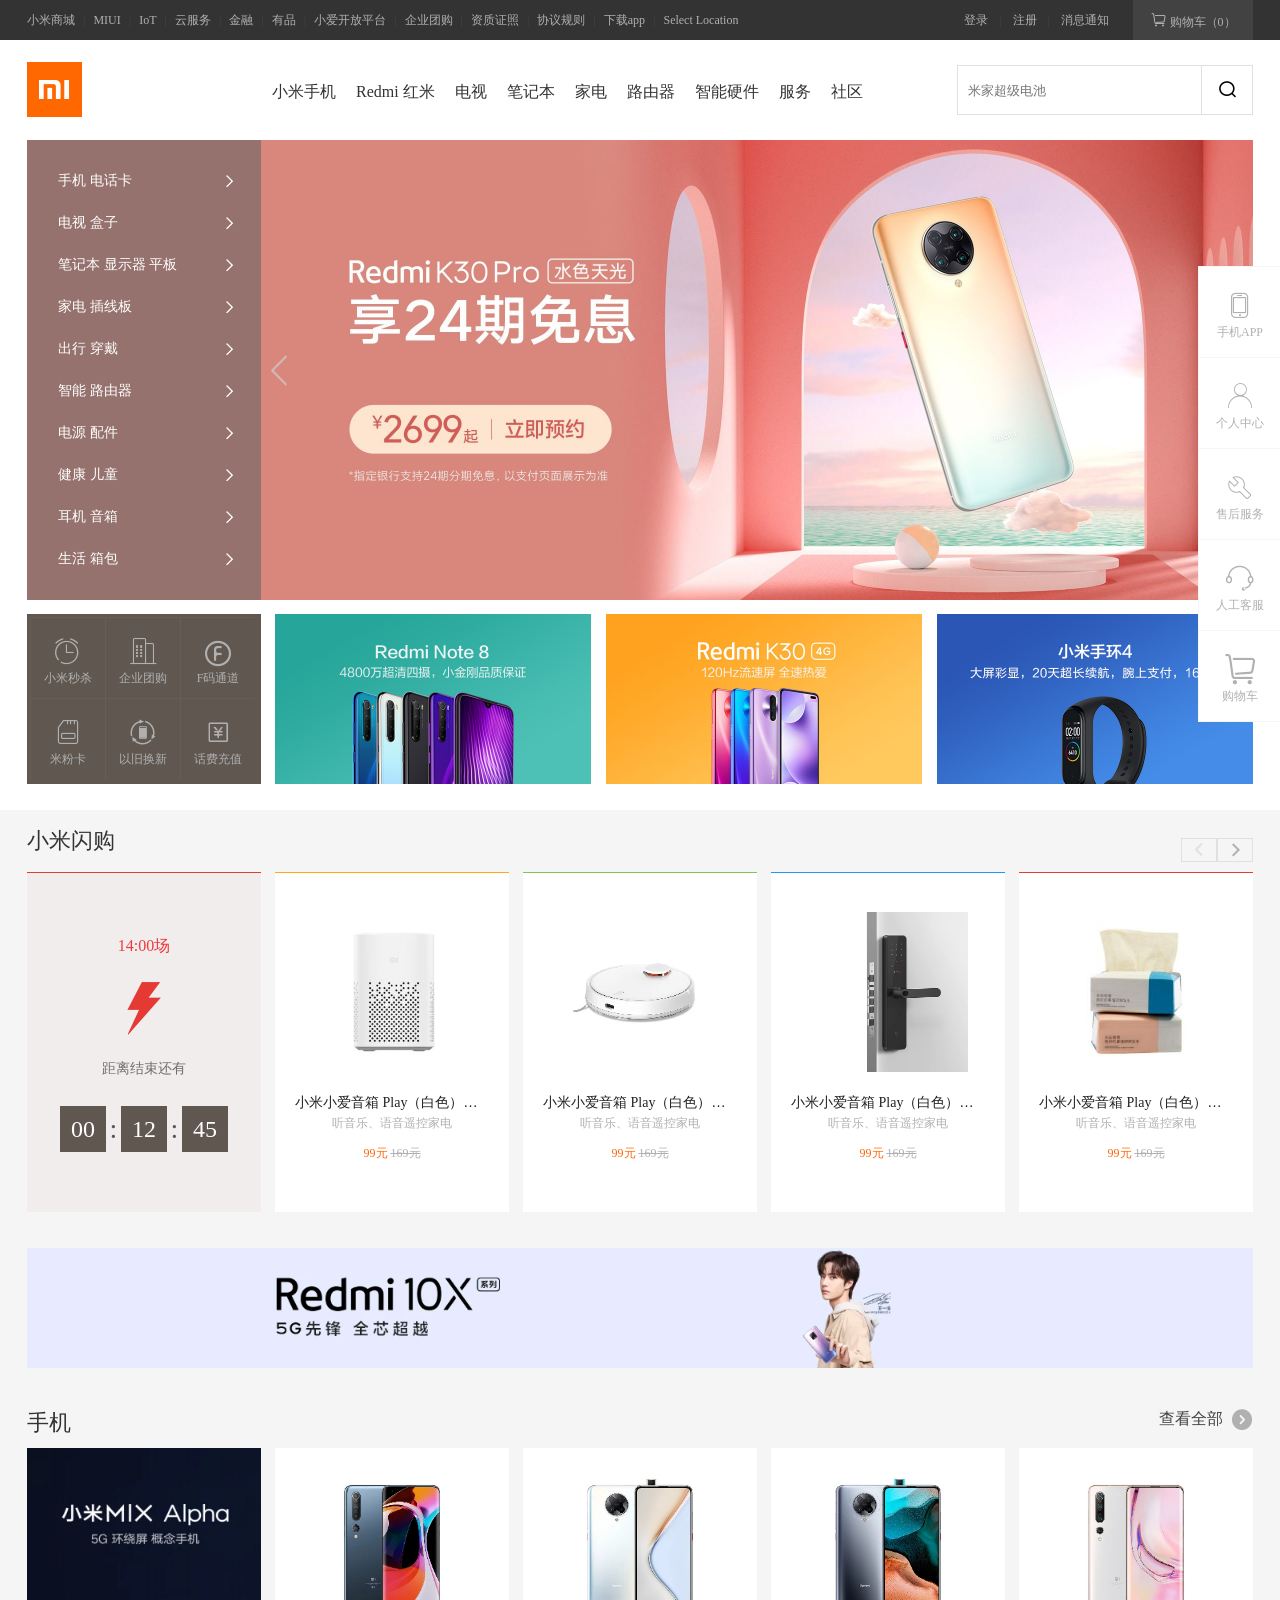
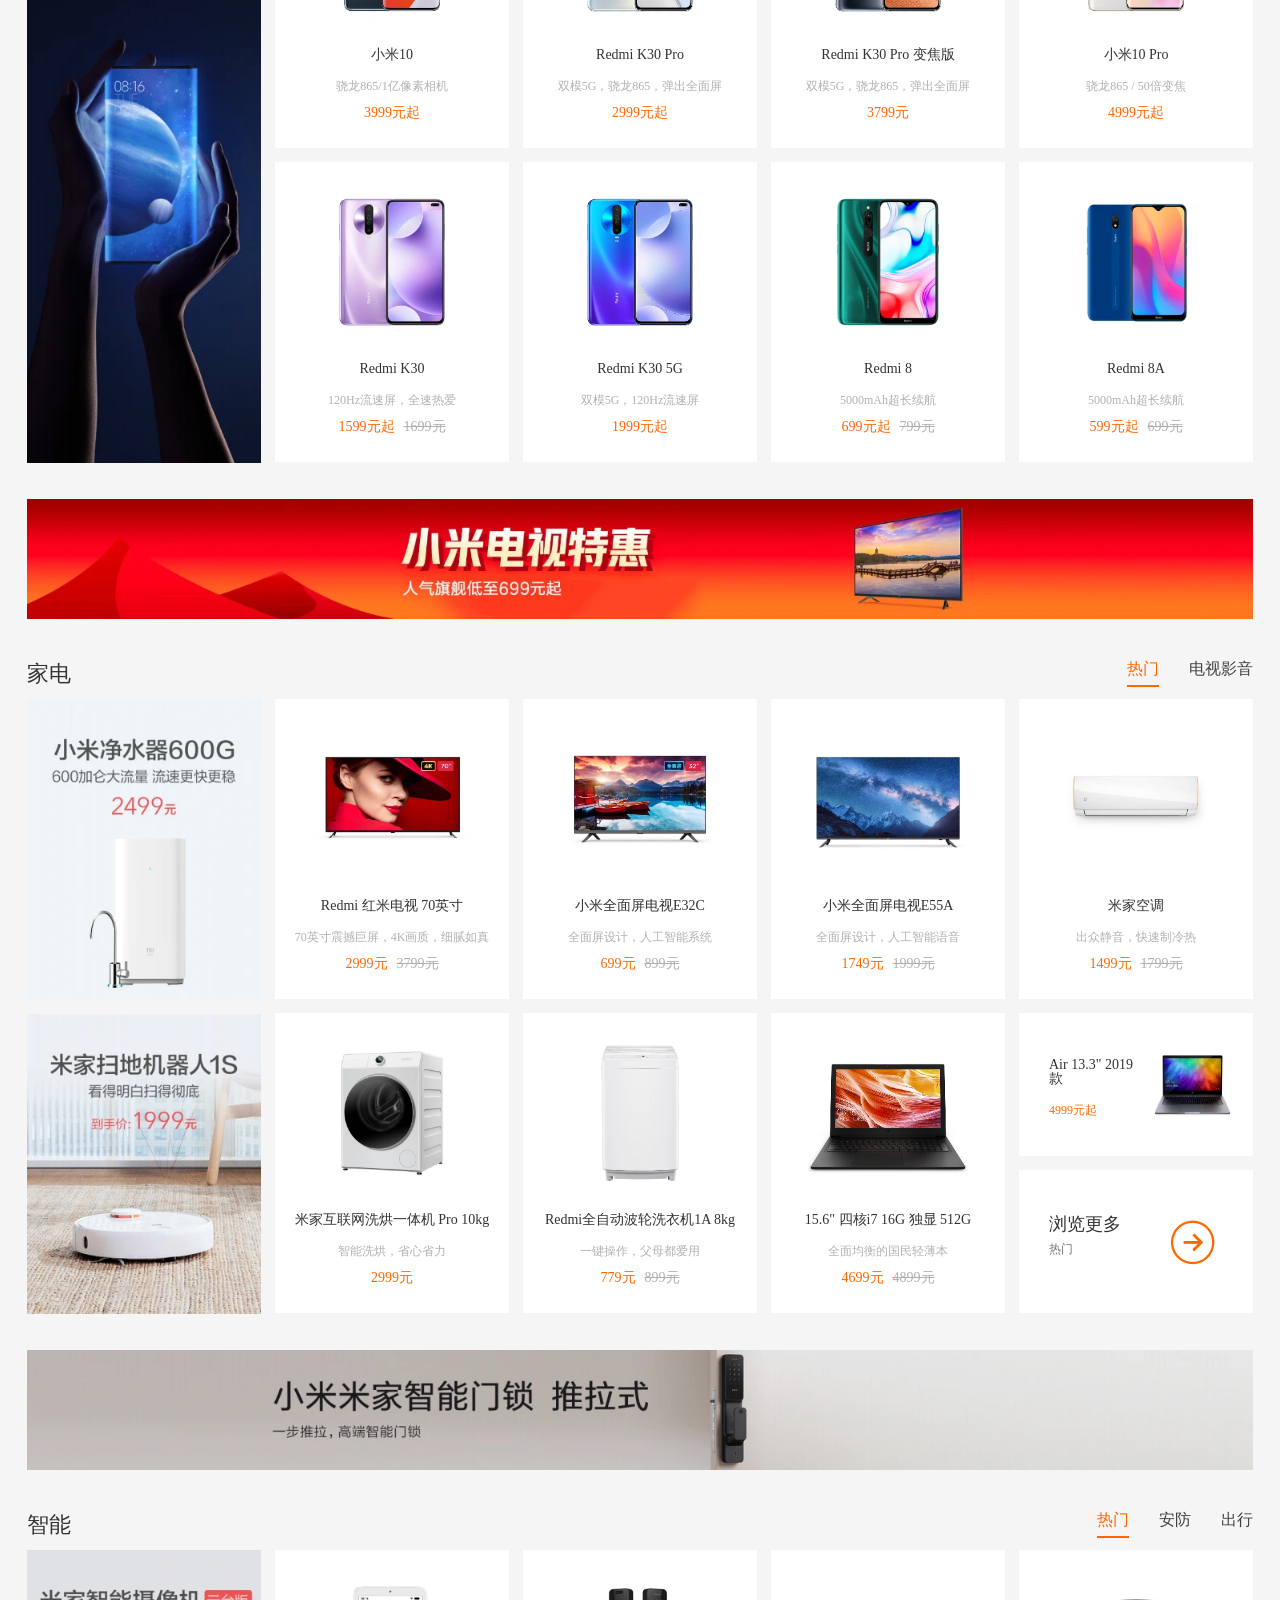
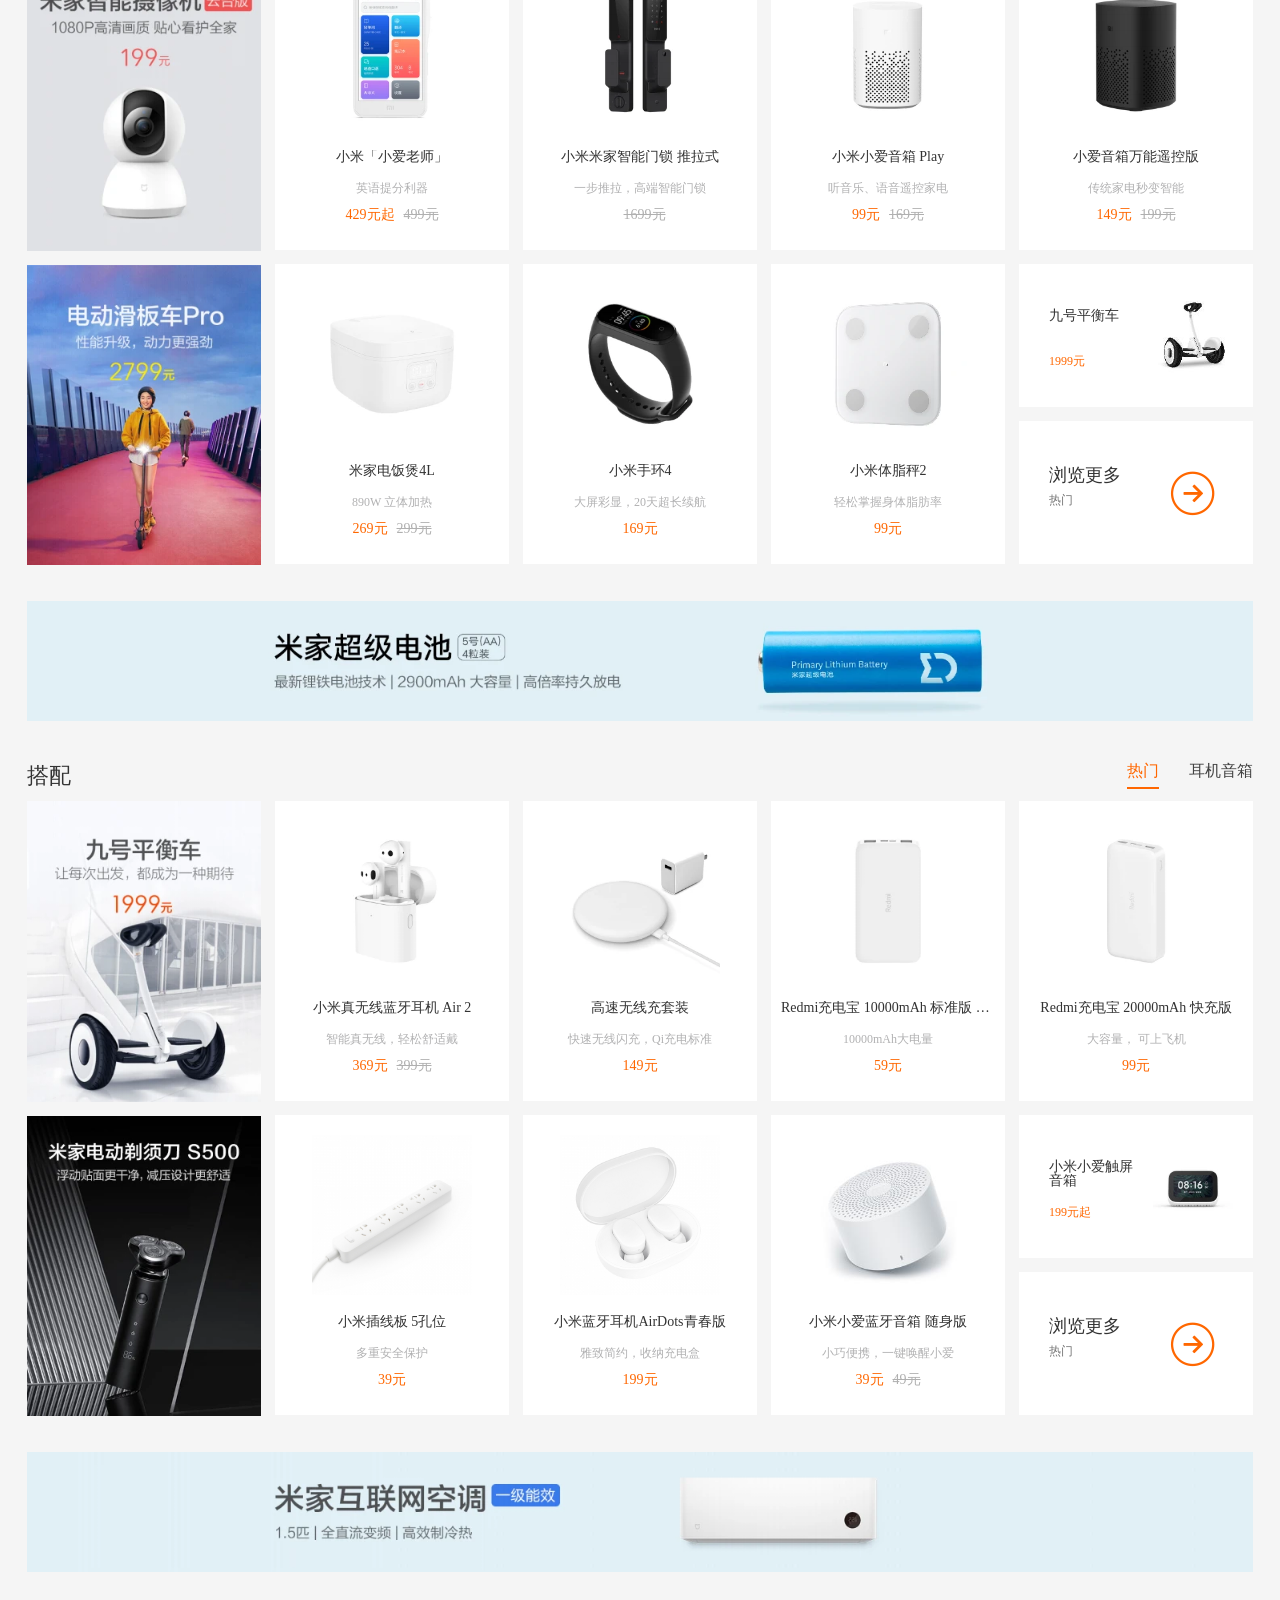
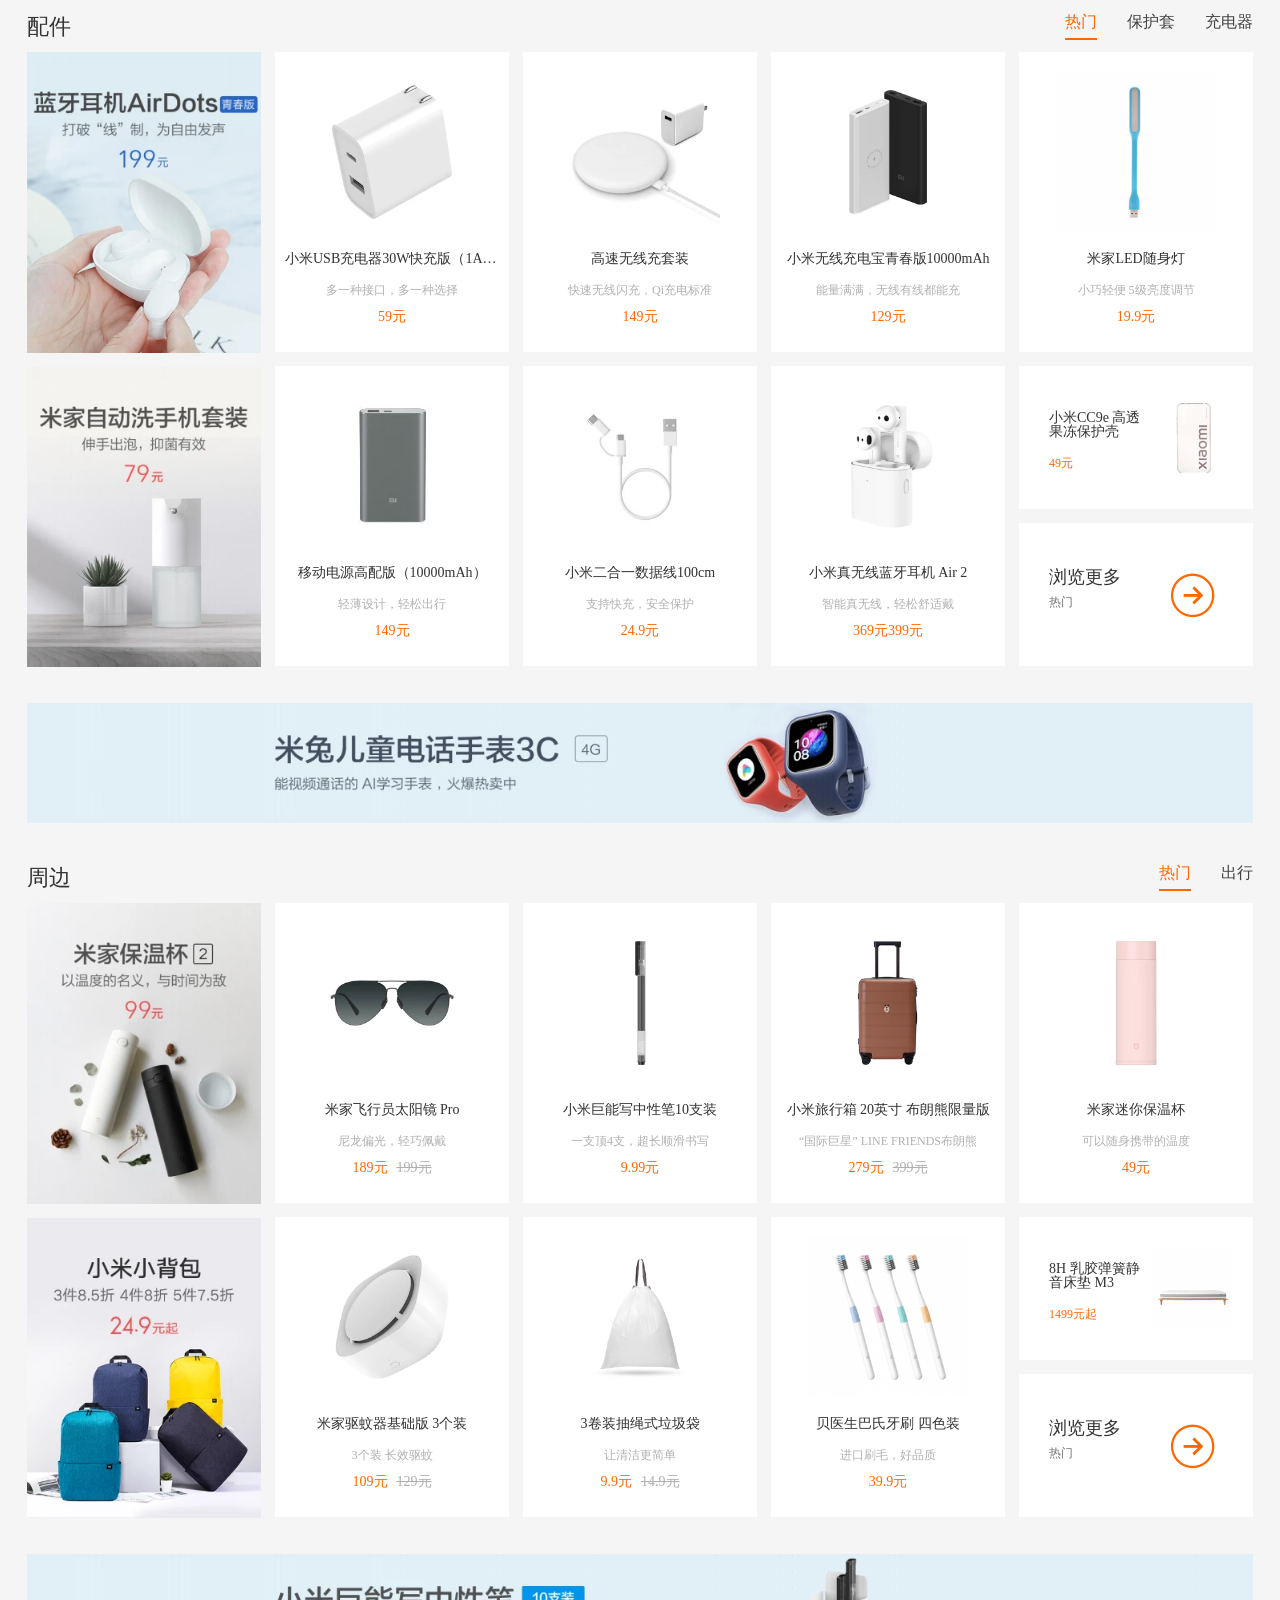
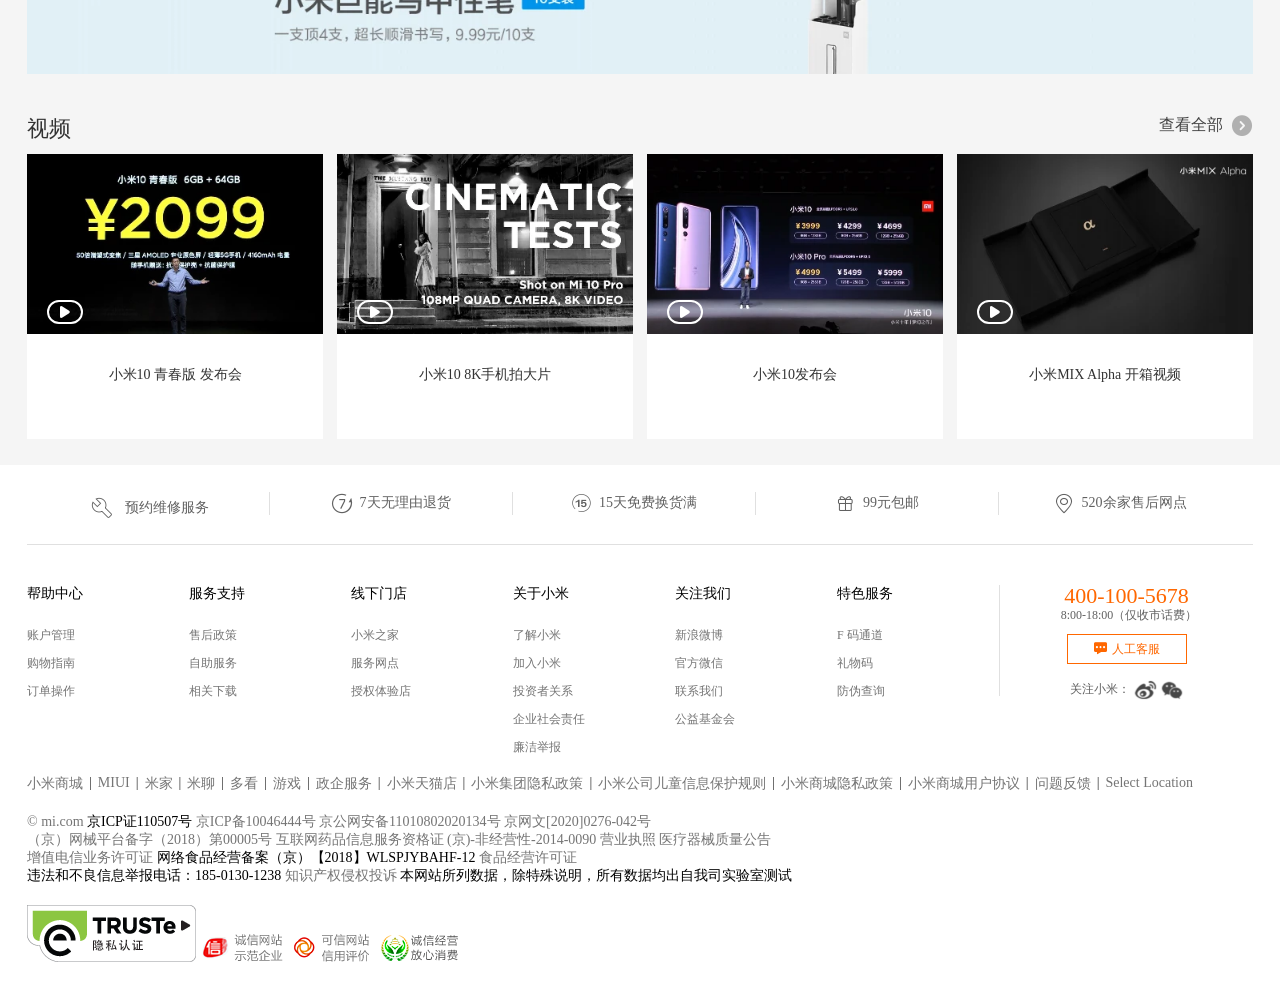
<file: 仿小米官网/index.html>
<!DOCTYPE html>
<html lang="en">

<head>
    <meta charset="UTF-8">
    <meta name="viewport" content="width=device-width, initial-scale=1.0">
    <title>仿小米官网</title>
    <link rel="shortcut icon" href="favicon.ico" type="image/x-icon">
    <link rel="stylesheet" href="css/index.css">
    <link rel="stylesheet" href="css/iconfont.css">
</head>

<body>
    <!-- 顶部导航栏开始 -->
    <div class="top_nav">
        <div class="w">
            <!-- 左部分导航链接 -->
            <div class="left_nav fl">
                <ul>
                    <li><a href="#">小米商城</a><span class="sep">|</span></li>
                    <li><a href="#">MIUI</a><span class="sep">|</span></li>
                    <li><a href="#">IoT</a><span class="sep">|</span></li>
                    <li><a href="#">云服务</a><span class="sep">|</span></li>
                    <li><a href="#">金融</a><span class="sep">|</span></li>
                    <li><a href="#">有品</a><span class="sep">|</span></li>
                    <li><a href="#">小爱开放平台</a><span class="sep">|</span></li>
                    <li><a href="#">企业团购</a><span class="sep">|</span></li>
                    <li><a href="#">资质证照</a><span class="sep">|</span></li>
                    <li><a href="#">协议规则</a><span class="sep">|</span></li>
                    <li><a href="#">下载app</a><span class="sep">|</span></li>
                    <li><a href="#">Select Location</a></li>
                </ul>
            </div>
            <!-- 右部分导航链接 -->
            <div class="right_nav fr">
                <a href="#">登录</a>
                <span class="sep">|</span>
                <a href="#">注册</a>
                <span class="sep">|</span>
                <a href="#">消息通知</a>
                <a href="#" class="shopcart">
                    <span class="iconfont icon-gouwuche"></span>
                    <div class="content">
                        <div class="msg">购物车中还没有商品，赶紧选购吧！</div>
                    </div>
                    购物车（0）
                </a>
            </div>
        </div>
    </div>
    <!-- 顶部导航栏开始 -->

    <!-- main层开始 -->
    <div class="main">
        <!-- logo层开始 -->
        <div class="logo w">
            <!-- logo图片 -->
            <div class="logo_img fl">
                <a href="#"></a>
            </div>

            <div class="ganen">
                <a href="#"></a>
            </div>

            <!-- 导航层 -->
            <div class="main_nav fl">
                <ul>
                    <li><a href="#">小米手机</a></li>
                    <li><a href="#">Redmi 红米</a></li>
                    <li><a href="#">电视</a></li>
                    <li><a href="#">笔记本</a></li>
                    <li><a href="#">家电</a></li>
                    <li><a href="#">路由器</a></li>
                    <li><a href="#">智能硬件</a></li>
                    <li><a href="#">服务</a></li>
                    <li><a href="#">社区</a></li>
                </ul>
            </div>

            <!-- 搜索层 -->
            <div class="search fr">
                <input type="text" placeholder="米家超级电池" />
                <span class="iconfont icon-sousuo"></span>
            </div>
        </div>
        <!-- logo层结束 -->

        <!-- banner轮播层开始 -->
        <div class="banner w">
            <div class="nav">
                <!-- 左侧导航 -->
                <ul class="nav_title">
                    <li><a href="#">手机 电话卡<span class="iconfont icon-left"></span></a></li>
                    <li><a href="#">电视 盒子<span class="iconfont icon-left"></span></a></li>
                    <li><a href="#">笔记本 显示器 平板<span class="iconfont icon-left"></span></a></li>
                    <li><a href="#">家电 插线板<span class="iconfont icon-left"></span></a></li>
                    <li><a href="#">出行 穿戴<span class="iconfont icon-left"></span></a></li>
                    <li><a href="#">智能 路由器<span class="iconfont icon-left"></span></a></li>
                    <li><a href="#">电源 配件<span class="iconfont icon-left"></span></a></li>
                    <li><a href="#">健康 儿童<span class="iconfont icon-left"></span></a></li>
                    <li><a href="#">耳机 音箱<span class="iconfont icon-left"></span></a></li>
                    <li><a href="#">生活 箱包<span class="iconfont icon-left"></span></a></li>
                </ul>

                <div class="detail" style="display: none;">
                    
                </div>
            </div>

            <div class="banner_img">
                <a href="https://www.mi.com/buy/detail?product_id=10000223&cfrom=search" class="current"><img
                        src="images/banner01.jpg" /></a>
                <a href="https://www.mi.com/buy/detail?product_id=10000240&cfrom=search"><img
                        src="images/banner02.jpg" /></a>
                <a href="https://www.mi.com/washer-dryer-10?product_id=1185100021&cfrom=search"><img
                        src="images/banner03.jpg" /></a>
                <a href="https://www.mi.com/shouhuan5?product_id=1202300012&cfrom=search"><img
                        src="images/banner04.jpg" /></a>
            </div>

            <!-- 左箭头 -->
            <span class="arrow_left"></span>
            <!-- 右箭头 -->
            <span class="arrow_right"></span>

            <!-- 指示器也就是那几个小点点 -->
            <ol>

            </ol>
        </div>
        <!-- banner轮播层结束 -->

        <!-- 秒杀层开始 -->
        <div class="home-hero w">
            <div class="one fl">
                <ul>
                    <li><a href="#"><span class="iconfont icon-miaosha"></span>小米秒杀</a></li>
                    <li><a href="#"><span class="iconfont icon-company"></span>企业团购</a></li>
                    <li><a href="#"><span class="iconfont icon-fma"></span>F码通道</a></li>
                    <li><a href="#"><span class="iconfont icon-sim"></span>米粉卡</a></li>
                    <li><a href="#"><span class="iconfont icon-yijiuhuanxin"></span>以旧换新</a></li>
                    <li><a href="#"><span class="iconfont icon-icon-test"></span>话费充值</a></li>
                </ul>
            </div>
            <div class="two fl"><a href="#"><img src="images/product01.jpg"></a></div>
            <div class="three fl"><a href="#"><img src="images/product02.jpg"></a></div>
            <div class="four fr"><a href="#"><img src="images/product03.jpg"></a></div>
        </div>
        <!-- 秒杀层结束 -->
    </div>
    <!-- main层结束 -->


    <!-- 小米闪购层开始 -->
    <div class="iflashbuy w">
        <!-- 标题层 -->
        <div class="title">
            <!-- 左右箭头 -->
            <div class="arrow fr">
                <!-- 左箭头 -->
                <span class="iconfont icon-arrow-left-copy disabled"></span>
                <!-- 右箭头 -->
                <span class="iconfont icon-left"></span>
            </div>

            <h2>小米闪购</h2>
        </div>
        <!-- 内容层 -->
        <div class="content">
            <div class="left">
                <div class="round">14:00场</div>
                <img src="images/iflashbuy.jpg" />
                <div class="desc">距离结束还有</div>
                <div class="countdown">
                    <span>00</span><i>:</i><span>12</span><i>:</i><span>45</span>
                </div>
            </div>

            <div class="right">
                <ul>

                    <li>
                        <a href="#">
                            <img src="images/shangou/iflashbuy01.jpg">
                            <p class="biaoti">小米小爱音箱 Play（白色）量产版 白色</p>
                            <p class="desc">听音乐、语音遥控家电</p>
                            <p class="price">
                                <span>99元</span>
                                <del>169元</del>
                            </p>
                        </a>
                    </li>

                    <li>
                        <a href="#">
                            <img src="images/shangou/iflashbuy02.jpg">
                            <p class="biaoti">小米小爱音箱 Play（白色）量产版 白色</p>
                            <p class="desc">听音乐、语音遥控家电</p>
                            <p class="price">
                                <span>99元</span>
                                <del>169元</del>
                            </p>
                        </a>
                    </li>

                    <li>
                        <a href="#">
                            <img src="images/shangou/iflashbuy03.jpg">
                            <p class="biaoti">小米小爱音箱 Play（白色）量产版 白色</p>
                            <p class="desc">听音乐、语音遥控家电</p>
                            <p class="price">
                                <span>99元</span>
                                <del>169元</del>
                            </p>
                        </a>
                    </li>

                    <li style="margin-right:0">
                        <a href="#">
                            <img src="images/shangou/iflashbuy04.jpg">
                            <p class="biaoti">小米小爱音箱 Play（白色）量产版 白色</p>
                            <p class="desc">听音乐、语音遥控家电</p>
                            <p class="price">
                                <span>99元</span>
                                <del>169元</del>
                            </p>
                        </a>
                    </li>
                </ul>
                
            </div>
        </div>
    </div>
    <!-- 小米闪购层结束 -->


    <!-- 广告位层开始 -->
    <div class="home-banner-box w">
        <a href="#"><img src="images/home_banner01.png"></a>
    </div>
    <!-- 广告位层结束 -->

    <!-- 产品列表1开始 -->
    <div class="product_list01 w">
        <!-- 标题层 -->
        <div class="title">
            <!-- 查看全部 -->
            <div class="more fr">
                <a href="#">查看全部<span class="iconfont icon-gengduo"></span></a>
            </div>

            <h2>手机</h2>
        </div>
        <!-- 内容层 -->
        <div class="content">
            <div class="left">
                <a href="#"><img src="images/9.png" /></a>
            </div>
            <div class="right">
                <ul>
                    <li>
                        <a href="#">
                            <img src="images/1.png" />
                            <p class="pro_name">小米10</p>
                            <p class="pro_desc">骁龙865/1亿像素相机</p>
                            <p class="pro_price">3999元起</p>
                        </a>
                    </li>
                    <li>
                        <a href="#">
                            <img src="images/2.png" />
                            <p class="pro_name">Redmi K30 Pro</p>
                            <p class="pro_desc">双模5G，骁龙865，弹出全面屏</p>
                            <p class="pro_price">2999元起</p>
                        </a>
                    </li>
                    <li>
                        <a href="#">
                            <img src="images/3.png" />
                            <p class="pro_name">Redmi K30 Pro 变焦版</p>
                            <p class="pro_desc">双模5G，骁龙865，弹出全面屏</p>
                            <p class="pro_price">3799元</p>
                        </a>
                    </li>
                    <li>
                        <a href="#">
                            <img src="images/4.png" />
                            <p class="pro_name">小米10 Pro</p>
                            <p class="pro_desc">骁龙865 / 50倍变焦</p>
                            <p class="pro_price">4999元起</p>
                        </a>
                    </li>
                    <li>
                        <a href="#">
                            <img src="images/5.png" />
                            <p class="pro_name">Redmi K30</p>
                            <p class="pro_desc">120Hz流速屏，全速热爱</p>
                            <p class="pro_price">1599元起<del>1699元</del></p>
                        </a>
                    </li>
                    <li>
                        <a href="#">
                            <img src="images/6.png" />
                            <p class="pro_name">Redmi K30 5G</p>
                            <p class="pro_desc">双模5G，120Hz流速屏</p>
                            <p class="pro_price">1999元起</p>
                        </a>
                    </li>
                    <li>
                        <a href="#">
                            <img src="images/7.png" />
                            <p class="pro_name">Redmi 8</p>
                            <p class="pro_desc">5000mAh超长续航</p>
                            <p class="pro_price">699元起<del>799元</del></p>
                        </a>
                    </li>
                    <li>
                        <a href="#">
                            <img src="images/8.png" />
                            <p class="pro_name">Redmi 8A</p>
                            <p class="pro_desc">5000mAh超长续航</p>
                            <p class="pro_price">599元起<del>699元</del></p>
                        </a>
                    </li>
                </ul>
            </div>
        </div>
    </div>
    <!-- 产品列表1结束 -->

    <div style="clear:both;"></div>

    <!-- 广告位层开始 -->
    <div class="home-banner-box w">
        <a href="#"><img src="images/home_banner02.png"></a>
    </div>
    <!-- 广告位层结束 -->

    <!-- 产品列表2开始 -->
    <div class="product_list02 w jiadian">
        <!-- 标题层 -->
        <div class="title">
            <!-- 查看全部 -->
            <div class="nav fr">
                <a href="javascript:void(0)" class="active">热门</a>
                <a href="javascript:void(0)">电视影音</a>
            </div>

            <h2>家电</h2>
        </div>
        <!-- 内容层 -->
        <div class="content">
            <div class="left">
                <a href="#"><img src="images/10.png" /></a>
                <a href="#"><img src="images/11.png" /></a>
            </div>

            <div class="right">
                <ul class="show">
                    <li>
                        <a href="#">
                            <img src="images/12.png" />
                            <p class="pro_name">Redmi 红米电视 70英寸 </p>
                            <p class="pro_desc">70英寸震撼巨屏，4K画质，细腻如真</p>
                            <p class="pro_price">2999元<del>3799元</del></p>
                        </a>
                    </li>
                    <li>
                        <a href="#">
                            <img src="images/13.png" />
                            <p class="pro_name">小米全面屏电视E32C</p>
                            <p class="pro_desc">全面屏设计，人工智能系统</p>
                            <p class="pro_price">699元<del>899元</del></p>
                        </a>
                    </li>
                    <li>
                        <a href="#">
                            <img src="images/14.png" />
                            <p class="pro_name">小米全面屏电视E55A</p>
                            <p class="pro_desc">全面屏设计，人工智能语音</p>
                            <p class="pro_price">1749元<del>1999元</del></p>
                        </a>
                    </li>
                    <li>
                        <a href="#">
                            <img src="images/15.png" />
                            <p class="pro_name">米家空调</p>
                            <p class="pro_desc">出众静音，快速制冷热</p>
                            <p class="pro_price">1499元<del>1799元</del></p>
                        </a>
                    </li>
                    <li>
                        <a href="#">
                            <img src="images/16.png" />
                            <p class="pro_name">米家互联网洗烘一体机 Pro 10kg</p>
                            <p class="pro_desc">智能洗烘，省心省力</p>
                            <p class="pro_price">2999元</p>
                        </a>
                    </li>
                    <li>
                        <a href="#">
                            <img src="images/17.png" />
                            <p class="pro_name">Redmi全自动波轮洗衣机1A 8kg</p>
                            <p class="pro_desc">一键操作，父母都爱用</p>
                            <p class="pro_price">779元<del>899元</del></p>
                        </a>
                    </li>
                    <li>
                        <a href="#">
                            <img src="images/18.png" />
                            <p class="pro_name">15.6" 四核i7 16G 独显 512G</p>
                            <p class="pro_desc">全面均衡的国民轻薄本</p>
                            <p class="pro_price">4699元<del>4899元</del></p>
                        </a>
                    </li>
                    <li class="lastLi">
                        <a href="#">
                            <div class="img_box">
                                <img width="80" height="80" src="images/19.png">
                            </div>
                            <h3 class="title">Air 13.3" 2019款</h3>
                            <p class="price">4999元起</p>
                        </a>

                        <a href="#">
                            <div class="img_box">
                                <span class="iconfont icon-yuanjiantou"></span>
                            </div>
                            <div class="more">
                                浏览更多
                                <span class="hot">热门</span>
                            </div>
                        </a>
                    </li>
                </ul>
                <ul class="hide">
                    <li>
                        <a href="#">
                            <img src="images/jiadian/jiadian_01.jpg" />
                            <p class="pro_name">小米电视4C 32英寸</p>
                            <p class="pro_desc">高清液晶屏，人工智能系统</p>
                            <p class="pro_price">
                                599元
                                <del>799元</del>
                            </p>
                        </a>
                    </li>
                    <li>
                        <a href="#">
                            <img src="images/jiadian/jiadian_02.jpg" />
                            <p class="pro_name">小米电视4A 70英寸 </p>
                            <p class="pro_desc">大屏更享受</p>
                            <p class="pro_price">
                                2969元
                                <del>3999元</del>
                            </p>
                        </a>
                    </li>
                    <li>
                        <a href="#">
                            <img src="images/jiadian/jiadian_03.jpg" />
                            <p class="pro_name">小米电视4C 43英寸</p>
                            <p class="pro_desc">FHD全高清屏，钢琴烤漆</p>
                            <p class="pro_price">
                                999元
                                <del>1399元</del>
                            </p>
                        </a>
                    </li>
                    <li>
                        <a href="#">
                            <img src="images/jiadian/jiadian_04.jpg" />
                            <p class="pro_name">小米电视4S 75英寸</p>
                            <p class="pro_desc">4K HDR，人工智能语音</p>
                            <p class="pro_price">
                                3999元
                                <del>5999元</del>
                            </p>
                        </a>
                    </li>
                    <li>
                        <a href="#">
                            <img src="images/jiadian/jiadian_05.jpg" />
                            <p class="pro_name">小米电视4S 75英寸</p>
                            <p class="pro_desc">4K HDR，人工智能语音</p>
                            <p class="pro_price">
                                3999元
                                <del>5999元</del>
                            </p>
                        </a>
                    </li>
                    <li>
                        <a href="#">
                            <img src="images/jiadian/jiadian_06.jpg" />
                            <p class="pro_name">小米全面屏电视65英寸 E65C</p>
                            <p class="pro_desc">震撼大屏，时尚全面屏</p>
                            <p class="pro_price">
                                2499元
                                <del>3099元</del>
                            </p>
                        </a>
                    </li>
                    <li>
                        <a href="#">
                            <img src="images/jiadian/jiadian_07.jpg" />
                            <p class="pro_name">小米全面屏电视E32C</p>
                            <p class="pro_desc">全面屏设计，人工智能系统</p>
                            <p class="pro_price">
                                699元
                                <del>899元</del>
                            </p>
                        </a>
                    </li>
                    <li class="lastLi">
                        <a href="#">
                            <div class="img_box">
                                <img width="80" height="80" src="images/jiadian/jiadian_08.jpg">
                            </div>
                            <h3 class="title">小米壁画电视 65英寸</h3>
                            <p class="price">6999元</p>
                        </a>

                        <a href="#">
                            <div class="img_box">
                                <span class="iconfont icon-yuanjiantou"></span>
                            </div>
                            <div class="more">
                                浏览更多
                                <span class="hot">电视影音</span>
                            </div>
                        </a>
                    </li>
                </ul>
            </div>
        </div>
    </div>
    <!-- 产品列表2结束 -->

    <div style="clear:both;"></div>

    <!-- 广告位层开始 -->
    <div class="home-banner-box w">
        <a href="#"><img src="images/home_banner03.png"></a>
    </div>
    <!-- 广告位层结束 -->

    <!-- 产品列表2开始 -->
    <div class="product_list02 w">
        <!-- 标题层 -->
        <div class="title">
            <!-- 查看全部 -->
            <div class="nav fr">
                <a href="javascript:void(0)" class="active">热门</a>
                <a href="javascript:void(0)">安防</a>
                <a href="javascript:void(0)">出行</a>
            </div>

            <h2>智能</h2>
        </div>

        <!-- 内容层 -->
        <div class="content">
            <div class="left">
                <a href="#"><img src="images/20.png" /></a>
                <a href="#"><img src="images/21.png" /></a>
            </div>

            <div class="right">
                <ul>
                    <li>
                        <a href="#">
                            <img src="images/22.png" />
                            <p class="pro_name">小米「小爱老师」</p>
                            <p class="pro_desc">英语提分利器</p>
                            <p class="pro_price">429元起<del>499元</del></p>
                        </a>
                    </li>
                    <li>
                        <a href="#">
                            <img src="images/23.png" />
                            <p class="pro_name">小米米家智能门锁 推拉式</p>
                            <p class="pro_desc">一步推拉，高端智能门锁</p>
                            <p class="pro_price"><del>1699元</del></p>
                        </a>
                    </li>
                    <li>
                        <a href="#">
                            <img src="images/24.png" />
                            <p class="pro_name">小米小爱音箱 Play</p>
                            <p class="pro_desc">听音乐、语音遥控家电</p>
                            <p class="pro_price">99元<del>169元</del></p>
                        </a>
                    </li>
                    <li>
                        <a href="#">
                            <img src="images/25.png" />
                            <p class="pro_name">小爱音箱万能遥控版</p>
                            <p class="pro_desc">传统家电秒变智能</p>
                            <p class="pro_price">149元<del>199元</del></p>
                        </a>
                    </li>
                    <li>
                        <a href="#">
                            <img src="images/26.png" />
                            <p class="pro_name">米家电饭煲4L</p>
                            <p class="pro_desc">890W 立体加热</p>
                            <p class="pro_price">269元<del>299元</del></p>
                        </a>
                    </li>
                    <li>
                        <a href="#">
                            <img src="images/27.png" />
                            <p class="pro_name">小米手环4</p>
                            <p class="pro_desc">大屏彩显，20天超长续航</p>
                            <p class="pro_price">169元</p>
                        </a>
                    </li>
                    <li>
                        <a href="#">
                            <img src="images/28.png" />
                            <p class="pro_name">小米体脂秤2</p>
                            <p class="pro_desc">轻松掌握身体脂肪率</p>
                            <p class="pro_price">99元</p>
                        </a>
                    </li>
                    <li class="lastLi">
                        <a href="#">
                            <div class="img_box">
                                <img width="80" height="80" src="images/29.png">
                            </div>
                            <h3 class="title">九号平衡车</h3>
                            <p class="price">1999元</p>
                        </a>

                        <a href="#">
                            <div class="img_box">
                                <span class="iconfont icon-yuanjiantou"></span>
                            </div>
                            <div class="more">
                                浏览更多
                                <span class="hot">热门</span>
                            </div>
                        </a>
                    </li>
                </ul>
            </div>
        </div>
    </div>
    <!-- 产品列表2结束 -->


    <div style="clear:both;"></div>

    <!-- 广告位层开始 -->
    <div class="home-banner-box w">
        <a href="#"><img src="images/home_banner04.png"></a>
    </div>
    <!-- 广告位层结束 -->


    <!-- 产品列表2开始 -->
    <div class="product_list02 w">
        <!-- 标题层 -->
        <div class="title">
            <!-- 查看全部 -->
            <div class="nav fr">
                <a href="javascript:void(0)" class="active">热门</a>
                <a href="javascript:void(0)">耳机音箱</a>
            </div>

            <h2>搭配</h2>
        </div>

        <!-- 内容层 -->
        <div class="content">
            <div class="left">
                <a href="#"><img src="images/30.png" /></a>
                <a href="#"><img src="images/31.png" /></a>
            </div>

            <div class="right">
                <ul>
                    <li>
                        <a href="#">
                            <img src="images/32.png" />
                            <p class="pro_name">小米真无线蓝牙耳机 Air 2</p>
                            <p class="pro_desc">智能真无线，轻松舒适戴</p>
                            <p class="pro_price">369元<del>399元</del></p>
                        </a>
                    </li>
                    <li>
                        <a href="#">
                            <img src="images/33.png" />
                            <p class="pro_name">高速无线充套装</p>
                            <p class="pro_desc">快速无线闪充，Qi充电标准</p>
                            <p class="pro_price">149元</p>
                        </a>
                    </li>
                    <li>
                        <a href="#">
                            <img src="images/34.png" />
                            <p class="pro_name">Redmi充电宝 10000mAh 标准版 白色</p>
                            <p class="pro_desc">10000mAh大电量</p>
                            <p class="pro_price">59元</p>
                        </a>
                    </li>
                    <li>
                        <a href="#">
                            <img src="images/35.png" />
                            <p class="pro_name">Redmi充电宝 20000mAh 快充版</p>
                            <p class="pro_desc">大容量， 可上飞机</p>
                            <p class="pro_price">99元</p>
                        </a>
                    </li>
                    <li>
                        <a href="#">
                            <img src="images/36.png" />
                            <p class="pro_name">小米插线板 5孔位</p>
                            <p class="pro_desc">多重安全保护</p>
                            <p class="pro_price">39元</p>
                        </a>
                    </li>
                    <li>
                        <a href="#">
                            <img src="images/37.png" />
                            <p class="pro_name">小米蓝牙耳机AirDots青春版</p>
                            <p class="pro_desc">雅致简约，收纳充电盒</p>
                            <p class="pro_price">199元</p>
                        </a>
                    </li>
                    <li>
                        <a href="#">
                            <img src="images/38.png" />
                            <p class="pro_name">小米小爱蓝牙音箱 随身版</p>
                            <p class="pro_desc">小巧便携，一键唤醒小爱</p>
                            <p class="pro_price">39元<del>49元</del></p>
                        </a>
                    </li>
                    <li class="lastLi">
                        <a href="#">
                            <div class="img_box">
                                <img width="80" height="80" src="images/39.png">
                            </div>
                            <h3 class="title">小米小爱触屏音箱</h3>
                            <p class="price">199元起</p>
                        </a>

                        <a href="#">
                            <div class="img_box">
                                <span class="iconfont icon-yuanjiantou"></span>
                            </div>
                            <div class="more">
                                浏览更多
                                <span class="hot">热门</span>
                            </div>
                        </a>
                    </li>
                </ul>
            </div>
        </div>
    </div>
    <!-- 产品列表2结束 -->

    <div style="clear:both;"></div>

    <!-- 广告位层开始 -->
    <div class="home-banner-box w">
        <a href="#"><img src="images/home_banner05.png"></a>
    </div>
    <!-- 广告位层结束 -->

    <!-- 产品列表2开始 -->
    <div class="product_list02 w">
        <!-- 标题层 -->
        <div class="title">
            <!-- 查看全部 -->
            <div class="nav fr">
                <a href="javascript:void(0)" class="active">热门</a>
                <a href="javascript:void(0)">保护套</a>
                <a href="javascript:void(0)">充电器</a>
            </div>

            <h2>配件</h2>
        </div>

        <!-- 内容层 -->
        <div class="content">
            <div class="left">
                <a href="#"><img src="images/40.png" /></a>
                <a href="#"><img src="images/41.png" /></a>
            </div>

            <div class="right">
                <ul>
                    <li>
                        <a href="#">
                            <img src="images/42.png" />
                            <p class="pro_name">小米USB充电器30W快充版（1A1C）</p>
                            <p class="pro_desc">多一种接口，多一种选择</p>
                            <p class="pro_price">59元</p>
                        </a>
                    </li>
                    <li>
                        <a href="#">
                            <img src="images/43.png" />
                            <p class="pro_name">高速无线充套装</p>
                            <p class="pro_desc">快速无线闪充，Qi充电标准</p>
                            <p class="pro_price">149元</p>
                        </a>
                    </li>
                    <li>
                        <a href="#">
                            <img src="images/44.png" />
                            <p class="pro_name">小米无线充电宝青春版10000mAh</p>
                            <p class="pro_desc">能量满满，无线有线都能充</p>
                            <p class="pro_price">129元</p>
                        </a>
                    </li>
                    <li>
                        <a href="#">
                            <img src="images/45.png" />
                            <p class="pro_name">米家LED随身灯</p>
                            <p class="pro_desc">小巧轻便 5级亮度调节</p>
                            <p class="pro_price">19.9元</p>
                        </a>
                    </li>
                    <li>
                        <a href="#">
                            <img src="images/46.png" />
                            <p class="pro_name">移动电源高配版（10000mAh）</p>
                            <p class="pro_desc">轻薄设计，轻松出行</p>
                            <p class="pro_price">149元</p>
                        </a>
                    </li>
                    <li>
                        <a href="#">
                            <img src="images/47.png" />
                            <p class="pro_name">小米二合一数据线100cm</p>
                            <p class="pro_desc">支持快充，安全保护</p>
                            <p class="pro_price">24.9元</p>
                        </a>
                    </li>
                    <li>
                        <a href="#">
                            <img src="images/48.png" />
                            <p class="pro_name">小米真无线蓝牙耳机 Air 2</p>
                            <p class="pro_desc">智能真无线，轻松舒适戴</p>
                            <p class="pro_price">369元399元</p>
                        </a>
                    </li>
                    <li class="lastLi">
                        <a href="#">
                            <div class="img_box">
                                <img width="80" height="80" src="images/49.png">
                            </div>
                            <h3 class="title">小米CC9e 高透果冻保护壳</h3>
                            <p class="price">49元</p>
                        </a>

                        <a href="#">
                            <div class="img_box">
                                <span class="iconfont icon-yuanjiantou"></span>
                            </div>
                            <div class="more">
                                浏览更多
                                <span class="hot">热门</span>
                            </div>
                        </a>
                    </li>
                </ul>
            </div>
        </div>
    </div>
    <!-- 产品列表2结束 -->

    <div style="clear:both;"></div>


    <!-- 广告位层开始 -->
    <div class="home-banner-box w">
        <a href="#"><img src="images/home_banner06.png"></a>
    </div>
    <!-- 广告位层结束 -->


    <!-- 产品列表2开始 -->
    <div class="product_list02 w">
        <!-- 标题层 -->
        <div class="title">
            <!-- 查看全部 -->
            <div class="nav fr">
                <a href="javascript:void(0)" class="active">热门</a>
                <a href="javascript:void(0)">出行</a>
            </div>

            <h2>周边</h2>
        </div>

        <!-- 内容层 -->
        <div class="content">
            <div class="left">
                <a href="#"><img src="images/50.png" /></a>
                <a href="#"><img src="images/51.png" /></a>
            </div>

            <div class="right">
                <ul>
                    <li>
                        <a href="#">
                            <img src="images/52.png" />
                            <p class="pro_name">米家飞行员太阳镜 Pro</p>
                            <p class="pro_desc">尼龙偏光，轻巧佩戴</p>
                            <p class="pro_price">189元<del>199元</del></p>
                        </a>
                    </li>
                    <li>
                        <a href="#">
                            <img src="images/53.png" />
                            <p class="pro_name">小米巨能写中性笔10支装</p>
                            <p class="pro_desc">一支顶4支，超长顺滑书写</p>
                            <p class="pro_price">9.99元</p>
                        </a>
                    </li>
                    <li>
                        <a href="#">
                            <img src="images/54.png" />
                            <p class="pro_name">小米旅行箱 20英寸 布朗熊限量版</p>
                            <p class="pro_desc">“国际巨星” LINE FRIENDS布朗熊</p>
                            <p class="pro_price">279元<del>399元</del></p>
                        </a>
                    </li>
                    <li>
                        <a href="#">
                            <img src="images/55.png" />
                            <p class="pro_name">米家迷你保温杯</p>
                            <p class="pro_desc">可以随身携带的温度</p>
                            <p class="pro_price">49元</p>
                        </a>
                    </li>
                    <li>
                        <a href="#">
                            <img src="images/56.png" />
                            <p class="pro_name">米家驱蚊器基础版 3个装</p>
                            <p class="pro_desc">3个装 长效驱蚊</p>
                            <p class="pro_price">109元<del>129元</del></p>
                        </a>
                    </li>
                    <li>
                        <a href="#">
                            <img src="images/57.png" />
                            <p class="pro_name">3卷装抽绳式垃圾袋</p>
                            <p class="pro_desc">让清洁更简单</p>
                            <p class="pro_price">9.9元<del>14.9元</del></p>
                        </a>
                    </li>
                    <li>
                        <a href="#">
                            <img src="images/58.png" />
                            <p class="pro_name">贝医生巴氏牙刷 四色装</p>
                            <p class="pro_desc">进口刷毛，好品质</p>
                            <p class="pro_price">39.9元</p>
                        </a>
                    </li>
                    <li class="lastLi">
                        <a href="#">
                            <div class="img_box">
                                <img width="80" height="80" src="images/59.png">
                            </div>
                            <h3 class="title">8H 乳胶弹簧静音床垫 M3</h3>
                            <p class="price">1499元起</p>
                        </a>

                        <a href="#">
                            <div class="img_box">
                                <span class="iconfont icon-yuanjiantou"></span>
                            </div>
                            <div class="more">
                                浏览更多
                                <span class="hot">热门</span>
                            </div>
                        </a>
                    </li>
                </ul>
            </div>
        </div>
    </div>
    <!-- 产品列表2结束 -->

    <div style="clear:both;"></div>

    <!-- 广告位层开始 -->
    <div class="home-banner-box w">
        <a href="#"><img src="images/home_banner07.png"></a>
    </div>
    <!-- 广告位层结束 -->

    <!-- 视频列表层开始 -->
    <div class="home-video-box w">
        <div class="title">
            <!-- 查看全部 -->
            <div class="more fr">
                <a href="#">查看全部<span class="iconfont icon-gengduo"></span></a>
            </div>

            <h2>视频</h2>
        </div>
        <div class="content">
            <ul>
                <li>
                    <a href="#">
                        <img src="images/video_img01.png" />
                        <p>小米10 青春版 发布会</p>
                        <div class="play">
                            <span class="iconfont icon-tubiaozhizuomoban"></span>
                        </div>
                    </a>
                </li>
                <li>
                    <a href="#">
                        <img src="images/video_img02.png" />
                        <p>小米10 8K手机拍大片</p>
                        <div class="play">
                            <span class="iconfont icon-tubiaozhizuomoban"></span>
                        </div>
                    </a>
                </li>
                <li>
                    <a href="#">
                        <img src="images/video_img03.png" />
                        <p>小米10发布会</p>
                        <div class="play">
                            <span class="iconfont icon-tubiaozhizuomoban"></span>
                        </div>
                    </a>
                </li>
                <li>
                    <a href="#">
                        <img src="images/video_img04.png" />
                        <p>小米MIX Alpha 开箱视频</p>
                        <div class="play">
                            <span class="iconfont icon-tubiaozhizuomoban"></span>
                        </div>
                    </a>
                </li>
            </ul>
        </div>
    </div>
    <!-- 视频列表层结束 -->

    <!-- 底部层开始 -->
    <div class="site-footer">
        <div class="w">
            <!-- 服务 -->
            <div class="footer-service">
                <ul>
                    <li><a href="#"><span class="iconfont icon-xiuli"></span>预约维修服务</a></li>
                    <li><a href="#"><span class="iconfont icon-tian1"></span>7天无理由退货</a></li>
                    <li><a href="#"><span class="iconfont icon-tian"></span>15天免费换货满</a></li>
                    <li><a href="#"><span class="iconfont icon-lihe"></span>99元包邮</a></li>
                    <li><a href="#"><span class="iconfont icon-didian"></span>520余家售后网点</a></li>
                </ul>
            </div>

            <!-- 链接 -->
            <div class="footer-links">
                <dl>
                    <dt>帮助中心</dt>
                    <dd><a href="#">账户管理</a></dd>
                    <dd><a href="#">购物指南</a></dd>
                    <dd><a href="#">订单操作</a></dd>
                </dl>
                <dl>
                    <dt>服务支持</dt>
                    <dd><a href="#">售后政策</a></dd>
                    <dd><a href="#">自助服务</a></dd>
                    <dd><a href="#">相关下载</a></dd>
                </dl>
                <dl>
                    <dt>线下门店</dt>
                    <dd><a href="#">小米之家</a></dd>
                    <dd><a href="#">服务网点</a></dd>
                    <dd><a href="#">授权体验店</a></dd>
                </dl>
                <dl>
                    <dt>关于小米</dt>
                    <dd><a href="#">了解小米</a></dd>
                    <dd><a href="#">加入小米</a></dd>
                    <dd><a href="#">投资者关系</a></dd>
                    <dd><a href="#">企业社会责任</a></dd>
                    <dd><a href="#">廉洁举报</a></dd>
                </dl>
                <dl>
                    <dt>关注我们</dt>
                    <dd><a href="#">新浪微博</a></dd>
                    <dd><a href="#">官方微信</a></dd>
                    <dd><a href="#">联系我们</a></dd>
                    <dd><a href="#">公益基金会</a></dd>
                </dl>
                <dl>
                    <dt>特色服务</dt>
                    <dd><a href="#">F 码通道</a></dd>
                    <dd><a href="#">礼物码</a></dd>
                    <dd><a href="#">防伪查询</a></dd>
                </dl>

                <div class="contact">
                    <p class="phone">400-100-5678</p>
                    <p class="time">8:00-18:00（仅收市话费）</p>
                    <em class="contactBtn">
                        <span class="iconfont icon-xinxi"></span>人工客服
                    </em>

                    <div class="follow">
                        关注小米：
                        <a href="#" class="wb"></a>
                        <a href="#" class="wx">
                            <img src="images/wx-img.png" />
                        </a>
                    </div>

                </div>
            </div>

            <!-- 其他信息 -->
            <div class="site-info">
                <p class="links">
                    <a href="#">小米商城</a><span class="sep">|</span>
                    <a href="#">MIUI</a><span class="sep">|</span>
                    <a href="#">米家</a><span class="sep">|</span>
                    <a href="#">米聊</a><span class="sep">|</span>
                    <a href="#">多看</a><span class="sep">|</span>
                    <a href="#">游戏</a><span class="sep">|</span>
                    <a href="#">政企服务</a><span class="sep">|</span>
                    <a href="#">小米天猫店</a><span class="sep">|</span>
                    <a href="#">小米集团隐私政策</a><span class="sep">|</span>
                    <a href="#">小米公司儿童信息保护规则</a><span class="sep">|</span>
                    <a href="#">小米商城隐私政策</a><span class="sep">|</span>
                    <a href="#">小米商城用户协议</a><span class="sep">|</span>
                    <a href="#">问题反馈</a><span class="sep">|</span>
                    <a href="#">Select Location</a>
                </p>

                <p>
                    <a href="#">© mi.com</a>
                    京ICP证110507号
                    <a href="#">京ICP备10046444号</a>
                    <a href="#">京公网安备11010802020134号</a>
                    <a href="#">京网文[2020]0276-042号</a>
                </p>

                <p>
                    <a href="#">（京）网械平台备字（2018）第00005号</a>
                    <a href="#">互联网药品信息服务资格证</a>
                    <a href="#">(京)-非经营性-2014-0090</a>
                    <a href="#">营业执照</a>
                    <a href="#">医疗器械质量公告</a>
                </p>

                <p>
                    <a href="#">增值电信业务许可证</a>
                    网络食品经营备案（京）【2018】WLSPJYBAHF-12
                    <a href="#">食品经营许可证</a>
                </p>

                <p>
                    违法和不良信息举报电话：185-0130-1238
                    <a href="#">知识产权侵权投诉</a>
                    本网站所列数据，除特殊说明，所有数据均出自我司实验室测试
                </p>

                <p>
                    <a href="#"><img src="images/truste.png" /></a>
                    <a href="#"><img src="images/v-logo-1.png" /></a>
                    <a href="#"><img src="images/v-logo-2.png" /></a>
                    <a href="#"><img src="images/v-logo-3.png" /></a>
                </p>

            </div>
        </div>
    </div>
    <!-- 底部层结束 -->

    <!-- 侧边栏开始 -->
    <div class="sidebar">
        <a href="#">
            <span class="iconfont icon-shouji"></span>手机APP
            <div class="download_app">
                <img src="images/mi_app.png" />
                <span>手机扫一扫一分赢好礼</span>
            </div>
        </a>
        <a href="#"><span class="iconfont icon-geren"></span>个人中心</a>
        <a href="#"><span class="iconfont icon-xiuli"></span>售后服务</a>
        <a href="#"><span class="iconfont icon-kefu"></span>人工客服</a>
        <a href="#"><span class="iconfont icon-gouwuche"></span>购物车</a>
        <a href="javascript:void(0)" class="backTop"><span class="iconfont icon-huidingbu"></span>回顶部</a>
    </div>
    <!-- 侧边栏结束 -->

    <script src="js/jquery.min.js"></script>
    <script src="js/zuoye.js"></script>
   
</body>

</html>
</file>
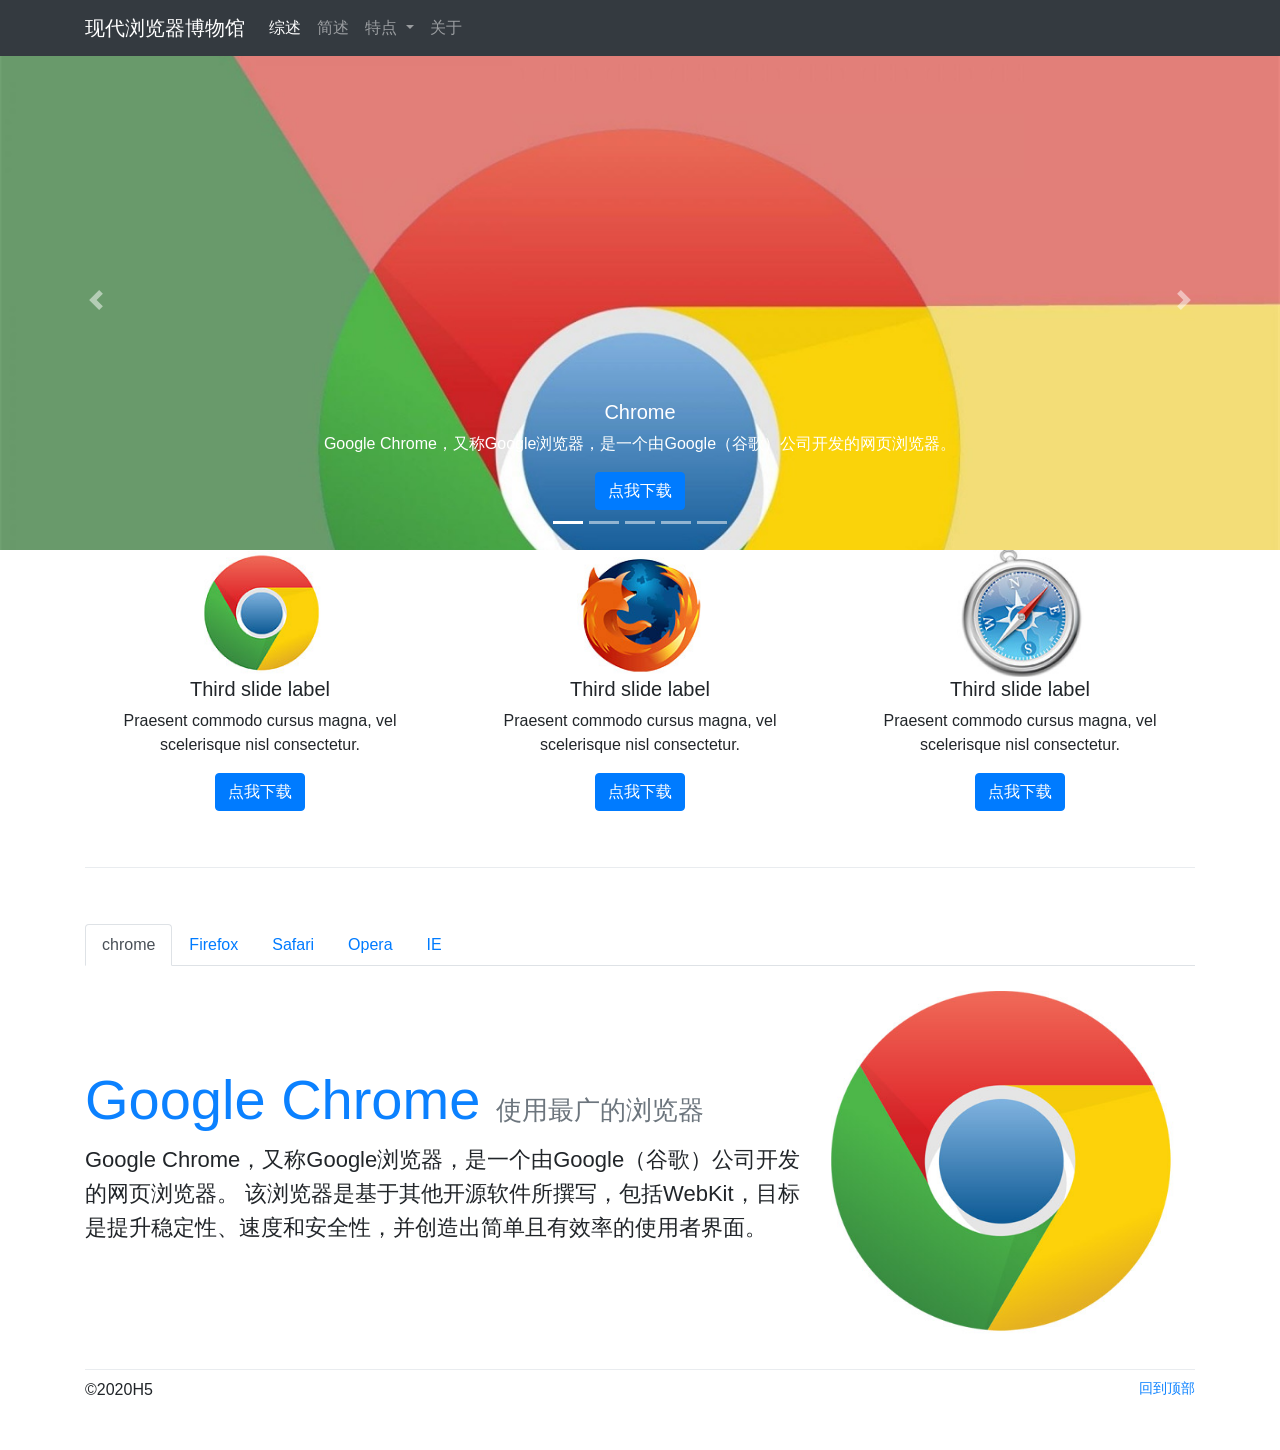
<file: 现代浏览器/index.html>
<!DOCTYPE html>
<html lang="en">
<head>
    <meta charset="UTF-8">
    <meta name="viewport" content="width=device-width, initial-scale=1.0">
    <title>Document</title>
    <link rel="stylesheet" href="bootstrap/css/bootstrap.css">
    <script src="bootstrap/js/jquery.min.js"></script>
    <script src="bootstrap/js/bootstrap.js"></script>
    <style>
        .mySize{
            max-height: 500px !important;
        }
        .mybanner{
          margin-top: 50px;
        }
        .col-md-4 img{
            width: 127px !important;
            display: inline-block !important;
        }
        .fr{
            width: 389px !important;
            float: right !important;
        }
        .fl{
            width: 389px !important;
            float: left !important;
        }
        .myText{
            padding-top: 100px;
        }
        .mylineheight{
            line-height: 34px;
            padding-top: 10px;
        }

    </style>
</head>
<body>
    <!-- 导航栏 -->
    <nav class="navbar navbar-expand-lg navbar-dark bg-dark fixed-top">
        <div class="container">
            <a class="navbar-brand" href="#">现代浏览器博物馆</a>
            <button class="navbar-toggler" type="button" data-toggle="collapse" data-target="#navbarSupportedContent" aria-controls="navbarSupportedContent" aria-expanded="false" aria-label="Toggle navigation">
            <span class="navbar-toggler-icon"></span>
            </button>
        
            <div class="collapse navbar-collapse" id="navbarSupportedContent">
            <ul class="navbar-nav mr-auto">
                <li class="nav-item active">
                <a class="nav-link" href="#">综述 <span class="sr-only">(current)</span></a>
                </li>
                <li class="nav-item">
                <a class="nav-link" href="#">简述</a>
                </li>
                <li class="nav-item dropdown">
                <a class="nav-link dropdown-toggle" href="#" id="navbarDropdown" role="button" data-toggle="dropdown" aria-haspopup="true" aria-expanded="false">
                    特点
                </a>
                <div class="dropdown-menu" aria-labelledby="navbarDropdown">
                    <a class="dropdown-item" href="#">Chrome</a>
                    <a class="dropdown-item" href="#">Firefox</a>
                    <!-- <div class="dropdown-divider"></div> -->
                    <a class="dropdown-item" href="#">Safari</a>
                    <a class="dropdown-item" href="#">Opera</a>
                    <a class="dropdown-item" href="#">IE</a>
                </div>
                </li>
                <li class="nav-item">
                <a class="nav-link " data-toggle="modal" data-target="#exampleModal" href="#">关于</a>
                </li>
            </ul>
            </div>
        </div>
      </nav>

      <!-- 轮播图 -->
      <div class="bd-example mybanner">
        <!-- <div class="row no-gutters"> -->
        <div id="carouselExampleCaptions" class="carousel slide" data-ride="carousel" data-interval="2000">
            <!-- 指示器 -->
          <ol class="carousel-indicators">
            <li data-target="#carouselExampleCaptions" data-slide-to="0" class="active"></li>
            <li data-target="#carouselExampleCaptions" data-slide-to="1"></li>
            <li data-target="#carouselExampleCaptions" data-slide-to="2"></li>
            <li data-target="#carouselExampleCaptions" data-slide-to="3"></li>
            <li data-target="#carouselExampleCaptions" data-slide-to="4"></li>
          </ol>
          <!-- 轮播图包括文本内容 -->
          <div class="carousel-inner">
            <div class="carousel-item mySize active">
              <img src="images/chrome-big.jpg" class="d-block w-100" alt="...">
              <div class="carousel-caption d-none d-md-block">
                <h5>Chrome</h5>
                <p>Google Chrome，又称Google浏览器，是一个由Google（谷歌）公司开发的网页浏览器。</p>
                <a href="https://www.google.cn/chrome/"><button type="button" class="btn btn-primary">点我下载</button></a>
              </div>
            </div>
            <div class="carousel-item mySize">
              <img src="images/firefox-big.jpg" class="d-block w-100" alt="...">
              <div class="carousel-caption d-none d-md-block">
                <h5>Firefox</h5>
                <p>Mozilla Firefox，中文名通常称为“火狐”或“火狐浏览器”，是一个开源网页浏览器。</p>
                <a href="http://www.firefox.com.cn/download/"><button type="button" class="btn btn-primary">点我下载</button></a>
              </div>
            </div>
            <div class="carousel-item mySize">
              <img src="images/ie-big.jpg" class="d-block w-100" alt="...">
              <div class="carousel-caption d-none d-md-block">
                <h5>Safari</h5>
                <p>Safari，是苹果计算机的最新操作系统Mac OS X中的浏览器。</p>
                <a href="https://www.microsoft.com/zh-cn/download/internet-explorer.aspx"><button type="button" class="btn btn-primary">点我下载</button></a>
              </div>
            </div>
            <div class="carousel-item mySize">
                <img src="images/opera-big.jpg" class="d-block w-100" alt="...">
                <div class="carousel-caption d-none d-md-block">
                  <h5>Opera</h5>
                  <p>Opera浏览器，是一款挪威Opera Software ASA公司制作的支持多页面标签式浏览的网络浏览器。</p>
                <a href="https://www.opera.com/zh-cn"><button type="button" class="btn btn-primary">点我下载</button></a>
                </div>
              </div>
              <div class="carousel-item mySize">
                <img src="images/safari-big.jpg" class="d-block w-100" alt="...">
                <div class="carousel-caption d-none d-md-block">
                  <h5>IE</h5>
                  <p>Internet Explorer，简称 IE，是微软公司推出的一款网页浏览器。</p>
                <a href="https://www.apple.com.cn/safari/"><button type="button" class="btn btn-primary">点我下载</button></a>
                </div>
              </div>
          </div>
          <!-- 左箭头按钮 -->
          <a class="carousel-control-prev" href="#carouselExampleCaptions" role="button" data-slide="prev">
            <span class="carousel-control-prev-icon" aria-hidden="true"></span>
            <span class="sr-only">Previous</span>
          </a>
          <!-- 右箭头按钮 -->
          <a class="carousel-control-next" href="#carouselExampleCaptions" role="button" data-slide="next">
            <span class="carousel-control-next-icon" aria-hidden="true"></span>
            <span class="sr-only">Next</span>
          </a>
        </div>
    <!-- </div> -->
      </div>

    <!-- 第三部分 -->
    <div class="container">
        <div class="row">
            <div class="col-md-4 text-center">
                <img src="images/chrome-logo-small.jpg" class="d-block w-100" alt="...">
                <h5>Third slide label</h5>
                <p>Praesent commodo cursus magna, vel scelerisque nisl consectetur.</p>
                <a href="https://www.google.cn/chrome/"><button type="button" class="btn btn-primary">点我下载</button></a>
            </div>
            <div class="col-md-4 text-center">
                <img src="images/firefox-logo-small.jpg" class="d-block w-100" alt="...">
                <h5>Third slide label</h5>
                <p>Praesent commodo cursus magna, vel scelerisque nisl consectetur.</p>
                <a href="http://www.firefox.com.cn/download/"><button type="button" class="btn btn-primary">点我下载</button></a>
            </div>
            <div class="col-md-4 text-center">
                <img src="images/safari-logo-small.jpg" class="d-block w-100" alt="...">
                <h5>Third slide label</h5>
                <p>Praesent commodo cursus magna, vel scelerisque nisl consectetur.</p>
                <a href="https://www.apple.com.cn/safari/"><button type="button" class="btn btn-primary">点我下载</button></a>
            </div>
            
        </div>
    </div>
    <!-- 间隔 -->
    <div class="container py-5">
        <div class="dropdown-divider"></div>
    </div>


    <!-- 第四部分 -->
    <div class="container">
        <nav>
            <div class="nav nav-tabs" id="nav-tab" role="tablist">
            <a class="nav-item nav-link active" id="nav-chrome-tab" data-toggle="tab" href="#nav-chrome" role="tab" aria-controls="nav-chrome" aria-selected="true">chrome</a>
            <a class="nav-item nav-link" id="nav-Firefox-tab" data-toggle="tab" href="#nav-Firefox" role="tab" aria-controls="nav-Firefox" aria-selected="false">Firefox</a>
            <a class="nav-item nav-link" id="nav-Safari-tab" data-toggle="tab" href="#nav-Safari" role="tab" aria-controls="nav-Safari" aria-selected="false">Safari</a>
            <a class="nav-item nav-link" id="nav-Opera-tab" data-toggle="tab" href="#nav-Opera" role="tab" aria-controls="nav-Opera" aria-selected="false">Opera</a>
            <a class="nav-item nav-link" id="nav-IE-tab" data-toggle="tab" href="#nav-IE" role="tab" aria-controls="nav-IE" aria-selected="false">IE</a>
            </div>
        </nav>
        <div class="tab-content" id="nav-tabContent">
            <div class="tab-pane fade show active" id="nav-chrome" role="tabpanel" aria-labelledby="nav-chrome-tab">
                <img class="fr" src="images/chrome-logo.jpg" alt="">
                <div class="display-4 myText"><span style="color: #0B81FF;">Google Chrome </span> <span style="font-size: 26px;font-weight:500;" class="text-muted">使用最广的浏览器</span><br/>
                    <p class="mylineheight" style="font-size: 22px;">Google Chrome，又称Google浏览器，是一个由Google（谷歌）公司开发的网页浏览器。 该浏览器是基于其他开源软件所撰写，包括WebKit，目标是提升稳定性、速度和安全性，并创造出简单且有效率的使用者界面。</p>
                </div>
            </div>
            <div class="tab-pane fade" id="nav-Firefox" role="tabpanel" aria-labelledby="nav-Firefox-tab">
                <img class="fl" src="images/firefox-logo.jpg" alt="">
                <div class="display-4 myText"><span style="color: #0B81FF;">Mozilla Firefox </span> <span style="font-size: 26px;font-weight:500;" class="text-muted">美丽的狐狸</span><br/>
                    <p class="mylineheight" style="font-size: 22px;">Mozilla Firefox，中文名通常称为“火狐”或“火狐浏览器”，是一个开源网页浏览器， 使用Gecko引擎（非ie内核），支持多种操作系统如Windows、Mac和linux。</p>
                </div>
            </div>
            <div class="tab-pane fade" id="nav-Safari" role="tabpanel" aria-labelledby="nav-Safari-tab">
                <img class="fr" src="images/safari-logo.jpg" alt="">
                <div class="display-4 myText"><span style="color: #0B81FF;">Safari </span> <span style="font-size: 26px;font-weight:500;" class="text-muted">Mac用户首选</span><br/>
                    <p class="mylineheight" style="font-size: 22px;">Safari，是苹果计算机的最新操作系统Mac OS X中的浏览器，使用了KDE的KHTML作为浏览器的运算核心。 Safari在2003年1月7日首度发行测试版，并成为Mac OS X v10.3与之后的默认浏览器，也是iPhone与IPAD和iPod touch的指定浏览器。</p>
                </div>
            </div>
            <div class="tab-pane fade" id="nav-Opera" role="tabpanel" aria-labelledby="nav-Opera-tab">
                <img class="fl" src="images/opera-logo.jpg" alt="">
                <div class="display-4 myText"><span style="color: #0B81FF;">Opera </span> <span style="font-size: 26px;font-weight:500;" class="text-muted">小众但易用</span><br/>
                    <p class="mylineheight" style="font-size: 22px;">Opera浏览器，是一款挪威Opera Software ASA公司制作的支持多页面标签式浏览的网络浏览器。 是跨平台浏览器可以在Windows、Mac和Linux三个操作系统平台上运行。</p>
                </div>
            </div>
            <div class="tab-pane fade" id="nav-IE" role="tabpanel" aria-labelledby="nav-IE-tab">
                <img class="fr" src="images/ie-logo.jpg" alt="">
                <div class="display-4 myText"><span style="color: #0B81FF;">IE </span> <span style="font-size: 26px;font-weight:500;" class="text-muted">你懂的</span><br/>
                    <p class="mylineheight" style="font-size: 22px;">Internet Explorer，原称Microsoft Internet Explorer(6版本以前)和Windows Internet Explorer(7，8，9，10版本)， 简称IE，是美国微软公司推出的一款网页浏览器。它采用的排版引擎(俗称内核)为Trident。</p>
                </div>
            </div>
        </div> 
    </div>

    <!-- 间隔 -->
    <div class="container py-5" style="padding-top: 100px !important;">
        <div class="dropdown-divider"></div>
        ©2020H5 <span style="float: right; color: #0B81FF; font-size: 14px;cursor:default" class="back">回到顶部</span> 
    </div>
  
  <!-- 弹窗 -->
  <div class="modal fade" id="exampleModal" tabindex="-1" role="dialog" aria-labelledby="exampleModalLabel" aria-hidden="true">
    <div class="modal-dialog" role="document">
      <div class="modal-content">
        <div class="modal-header">
          <h5 class="modal-title" id="exampleModalLabel">Modal title</h5>
          <button type="button" class="close" data-dismiss="modal" aria-label="Close">
            <span aria-hidden="true">&times;</span>
          </button>
        </div>
        <div class="modal-body">
            Cras mattis consectetur purus sit amet fermentum. Cras justo odio, dapibus ac facilisis in, egestas eget quam. Morbi leo risus, porta ac consectetur ac, vestibulum at eros.
            Praesent commodo cursus magna, vel scelerisque nisl consectetur et. Vivamus sagittis lacus vel augue laoreet rutrum faucibus dolor auctor.
        </div>
        <div class="modal-footer">
          <button type="button" class="btn btn-secondary" data-dismiss="modal">了解了</button>
          <!-- <button type="button" class="btn btn-primary">Save changes</button> -->
        </div>
      </div>
    </div>
  </div>
    <script>
        //回到顶部
        $(window).scroll(function(){
            $(".back").on("click",function(){
                $("html").stop().animate({
                    scrollTop : 0
                })
            })
        })

      
        $(".dropdown-menu .dropdown-item").on("click",function(){
          var index = $(this).index();
          var current = $("#nav-tab").offset().top - $("#nav-tab").outerHeight(true);
          $("html,body").stop().animate({
                    scrollTop: current
            },500);

            $("#nav-tab a").eq(index).tab("show");
        })
    </script>
</body>
</html>
</file>
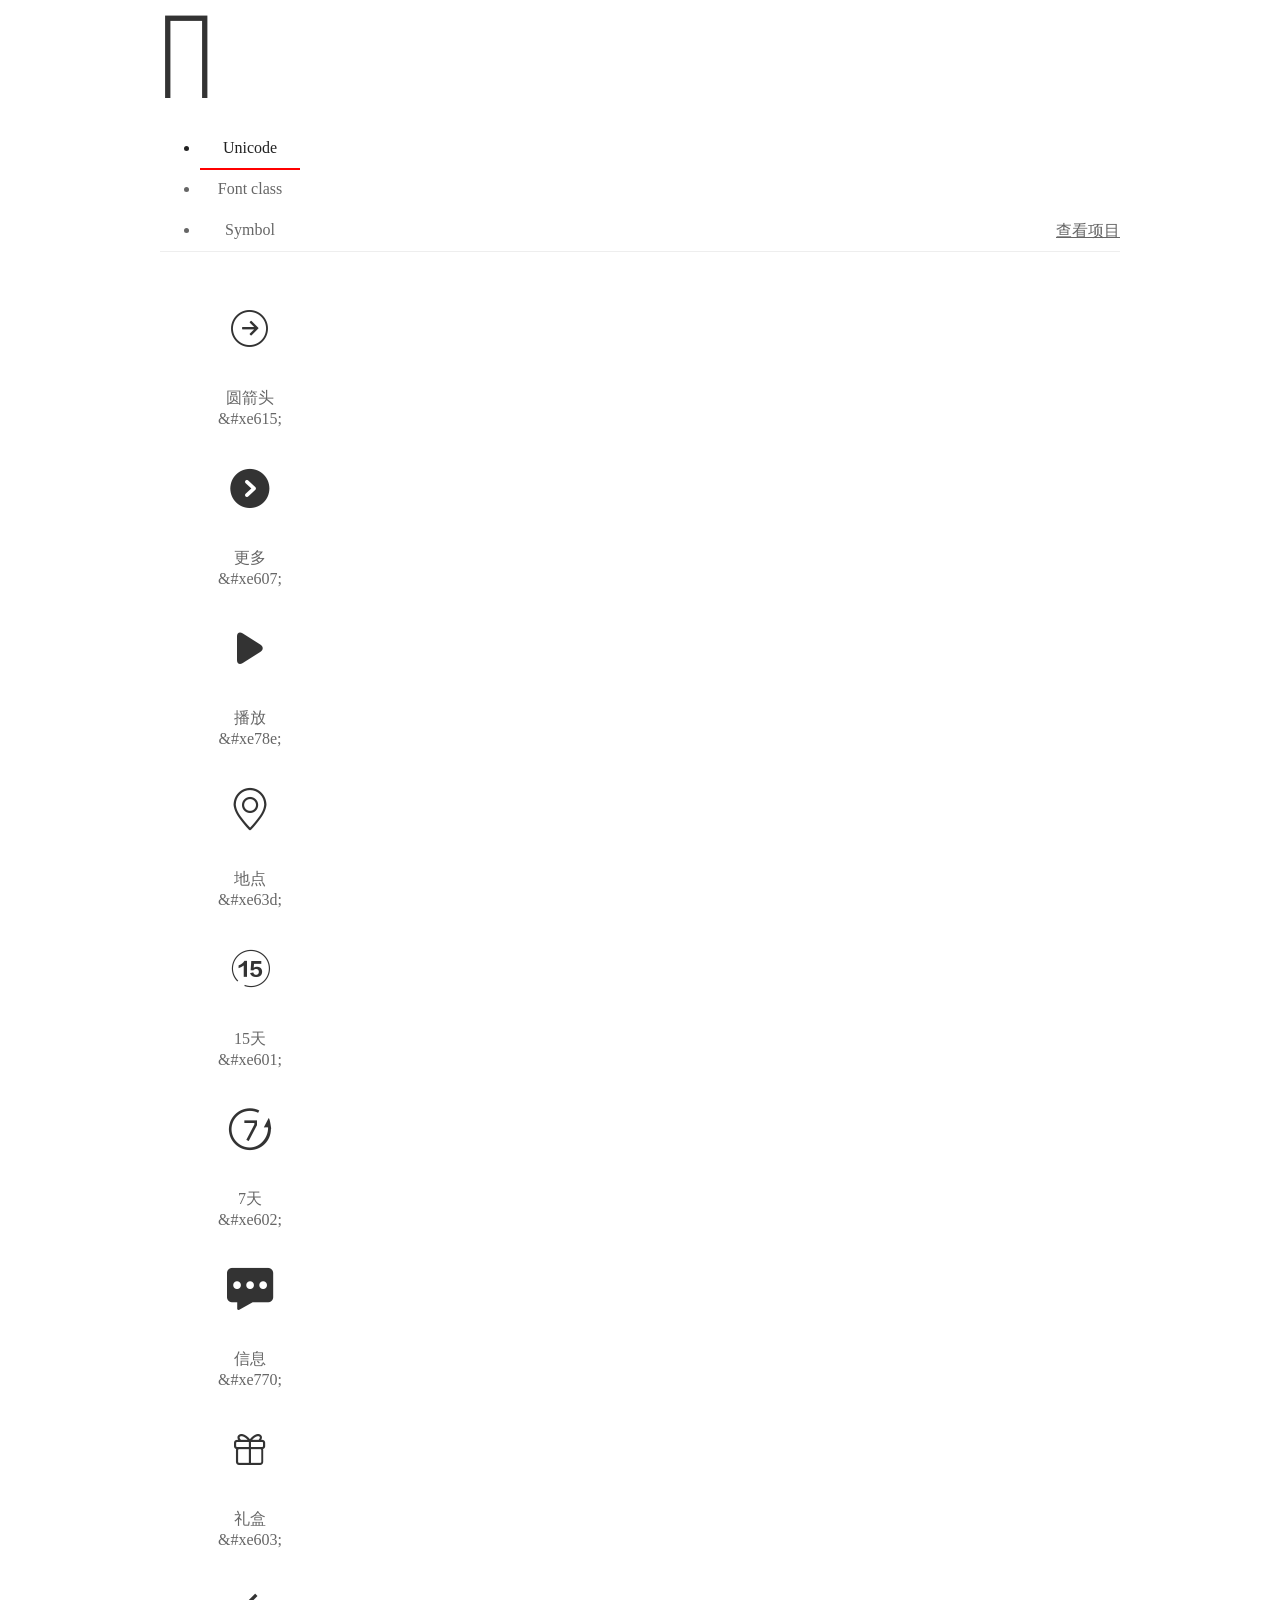
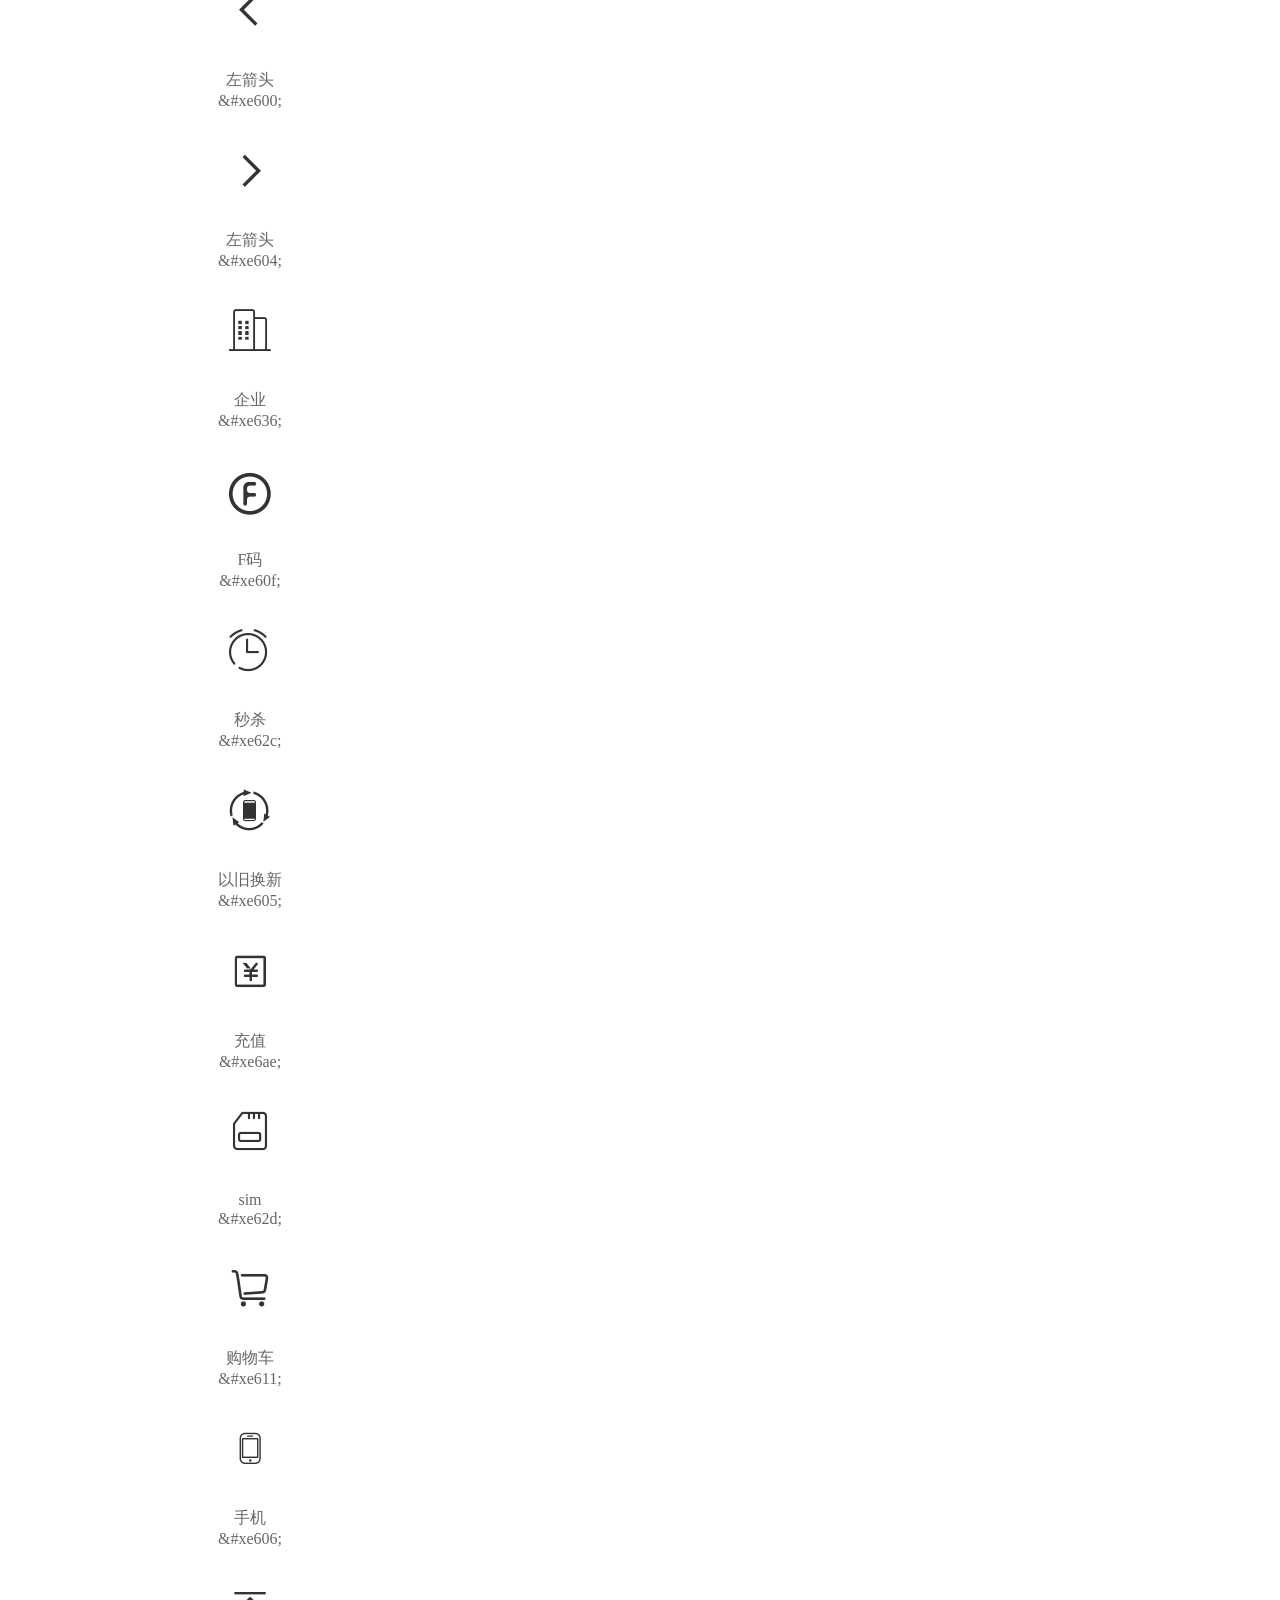
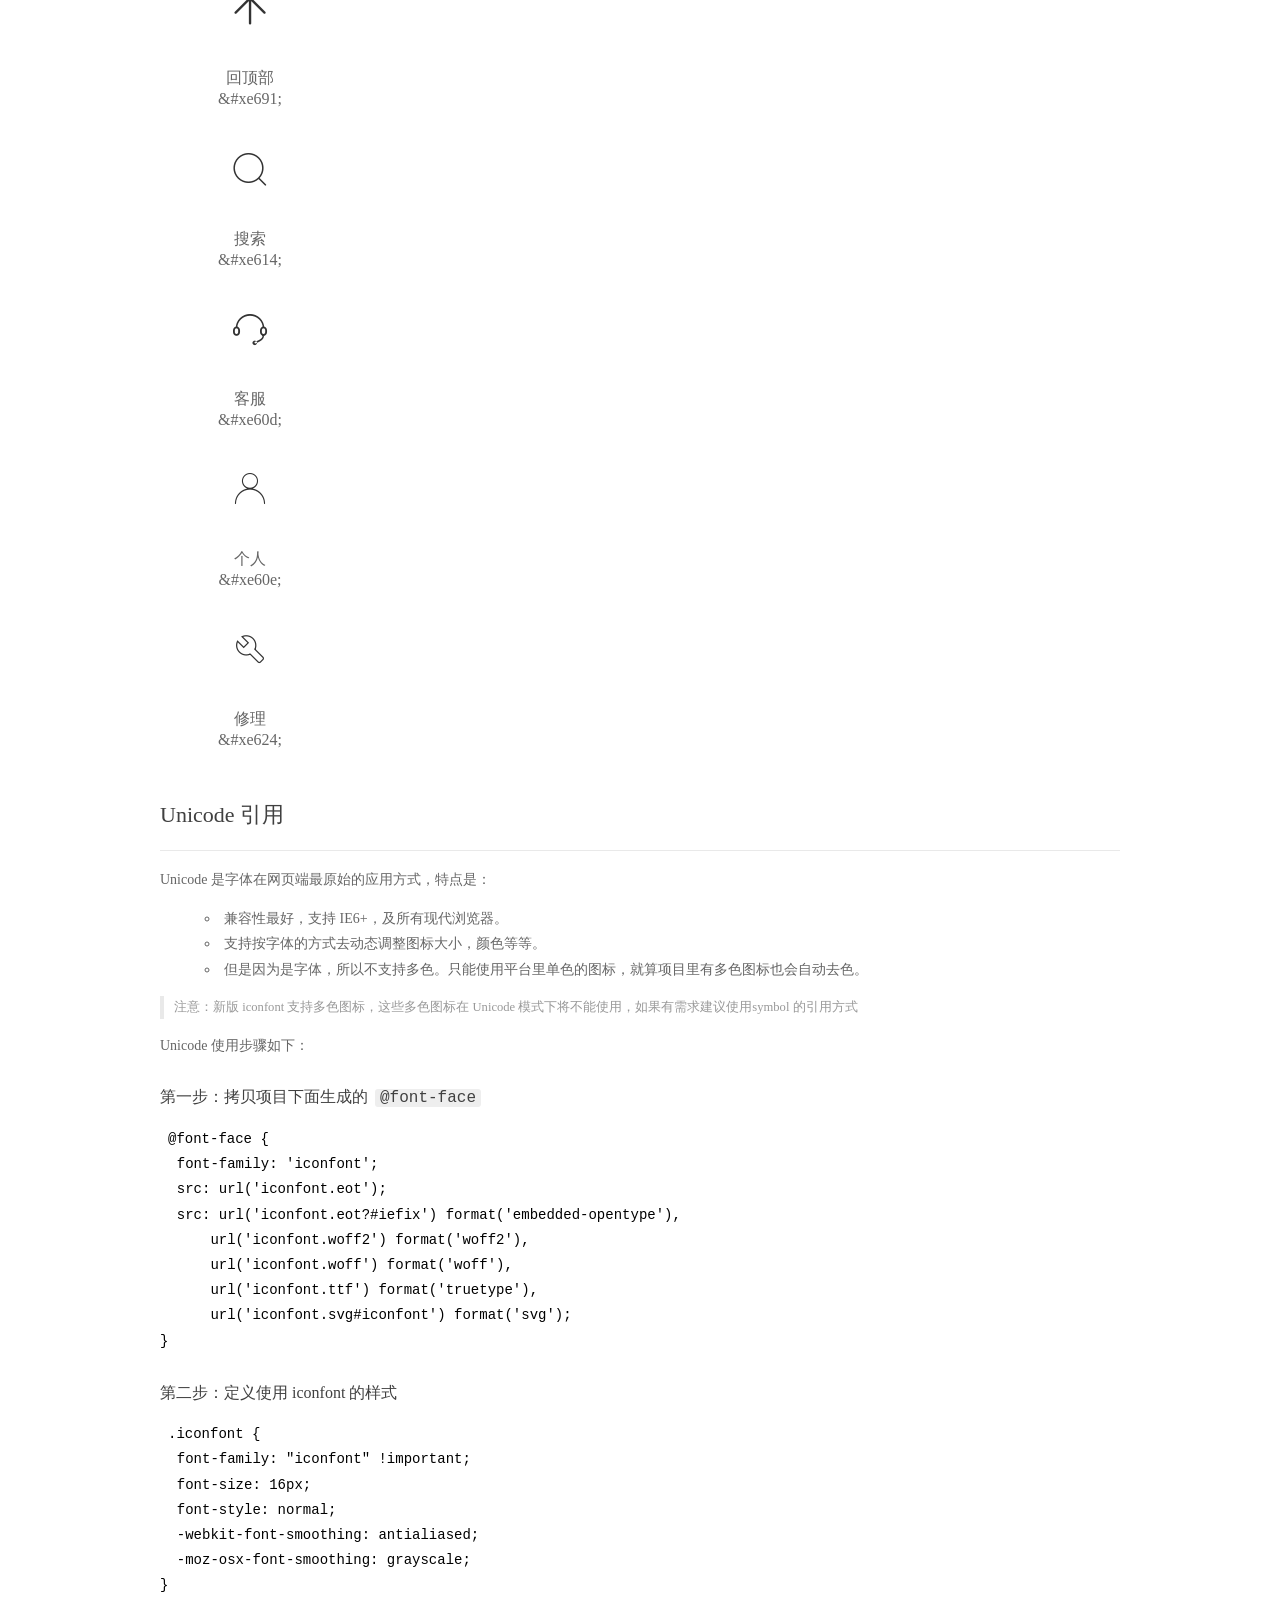
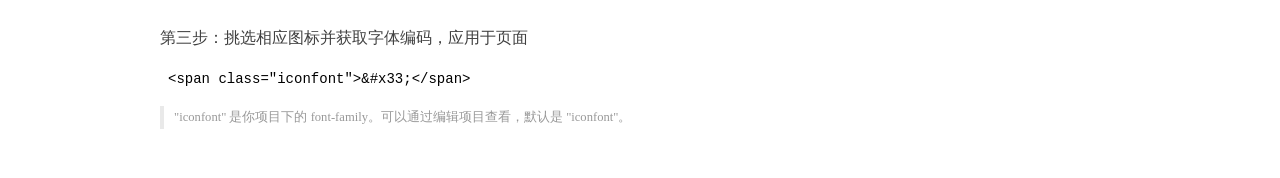
<file: 仿小米官网/字体图标/font_1825782_hn2gobme7ak/demo_index.html>
<!DOCTYPE html>
<html>
<head>
  <meta charset="utf-8"/>
  <title>IconFont Demo</title>
  <link rel="shortcut icon" href="https://img.alicdn.com/tps/i4/TB1_oz6GVXXXXaFXpXXJDFnIXXX-64-64.ico" type="image/x-icon"/>
  <link rel="stylesheet" href="https://g.alicdn.com/thx/cube/1.3.2/cube.min.css">
  <link rel="stylesheet" href="demo.css">
  <link rel="stylesheet" href="iconfont.css">
  <script src="iconfont.js"></script>
  <!-- jQuery -->
  <script src="https://a1.alicdn.com/oss/uploads/2018/12/26/7bfddb60-08e8-11e9-9b04-53e73bb6408b.js"></script>
  <!-- 代码高亮 -->
  <script src="https://a1.alicdn.com/oss/uploads/2018/12/26/a3f714d0-08e6-11e9-8a15-ebf944d7534c.js"></script>
</head>
<body>
  <div class="main">
    <h1 class="logo"><a href="https://www.iconfont.cn/" title="iconfont 首页" target="_blank">&#xe86b;</a></h1>
    <div class="nav-tabs">
      <ul id="tabs" class="dib-box">
        <li class="dib active"><span>Unicode</span></li>
        <li class="dib"><span>Font class</span></li>
        <li class="dib"><span>Symbol</span></li>
      </ul>
      
      <a href="https://www.iconfont.cn/manage/index?manage_type=myprojects&projectId=1825782" target="_blank" class="nav-more">查看项目</a>
      
    </div>
    <div class="tab-container">
      <div class="content unicode" style="display: block;">
          <ul class="icon_lists dib-box">
          
            <li class="dib">
              <span class="icon iconfont">&#xe615;</span>
                <div class="name">圆箭头</div>
                <div class="code-name">&amp;#xe615;</div>
              </li>
          
            <li class="dib">
              <span class="icon iconfont">&#xe607;</span>
                <div class="name">更多</div>
                <div class="code-name">&amp;#xe607;</div>
              </li>
          
            <li class="dib">
              <span class="icon iconfont">&#xe78e;</span>
                <div class="name">播放</div>
                <div class="code-name">&amp;#xe78e;</div>
              </li>
          
            <li class="dib">
              <span class="icon iconfont">&#xe63d;</span>
                <div class="name">地点</div>
                <div class="code-name">&amp;#xe63d;</div>
              </li>
          
            <li class="dib">
              <span class="icon iconfont">&#xe601;</span>
                <div class="name">15天</div>
                <div class="code-name">&amp;#xe601;</div>
              </li>
          
            <li class="dib">
              <span class="icon iconfont">&#xe602;</span>
                <div class="name">7天</div>
                <div class="code-name">&amp;#xe602;</div>
              </li>
          
            <li class="dib">
              <span class="icon iconfont">&#xe770;</span>
                <div class="name">信息</div>
                <div class="code-name">&amp;#xe770;</div>
              </li>
          
            <li class="dib">
              <span class="icon iconfont">&#xe603;</span>
                <div class="name">礼盒</div>
                <div class="code-name">&amp;#xe603;</div>
              </li>
          
            <li class="dib">
              <span class="icon iconfont">&#xe600;</span>
                <div class="name">左箭头</div>
                <div class="code-name">&amp;#xe600;</div>
              </li>
          
            <li class="dib">
              <span class="icon iconfont">&#xe604;</span>
                <div class="name">左箭头</div>
                <div class="code-name">&amp;#xe604;</div>
              </li>
          
            <li class="dib">
              <span class="icon iconfont">&#xe636;</span>
                <div class="name">企业</div>
                <div class="code-name">&amp;#xe636;</div>
              </li>
          
            <li class="dib">
              <span class="icon iconfont">&#xe60f;</span>
                <div class="name">F码</div>
                <div class="code-name">&amp;#xe60f;</div>
              </li>
          
            <li class="dib">
              <span class="icon iconfont">&#xe62c;</span>
                <div class="name">秒杀</div>
                <div class="code-name">&amp;#xe62c;</div>
              </li>
          
            <li class="dib">
              <span class="icon iconfont">&#xe605;</span>
                <div class="name">以旧换新</div>
                <div class="code-name">&amp;#xe605;</div>
              </li>
          
            <li class="dib">
              <span class="icon iconfont">&#xe6ae;</span>
                <div class="name">充值</div>
                <div class="code-name">&amp;#xe6ae;</div>
              </li>
          
            <li class="dib">
              <span class="icon iconfont">&#xe62d;</span>
                <div class="name">sim</div>
                <div class="code-name">&amp;#xe62d;</div>
              </li>
          
            <li class="dib">
              <span class="icon iconfont">&#xe611;</span>
                <div class="name">购物车</div>
                <div class="code-name">&amp;#xe611;</div>
              </li>
          
            <li class="dib">
              <span class="icon iconfont">&#xe606;</span>
                <div class="name">手机</div>
                <div class="code-name">&amp;#xe606;</div>
              </li>
          
            <li class="dib">
              <span class="icon iconfont">&#xe691;</span>
                <div class="name">回顶部</div>
                <div class="code-name">&amp;#xe691;</div>
              </li>
          
            <li class="dib">
              <span class="icon iconfont">&#xe614;</span>
                <div class="name">搜索</div>
                <div class="code-name">&amp;#xe614;</div>
              </li>
          
            <li class="dib">
              <span class="icon iconfont">&#xe60d;</span>
                <div class="name">客服</div>
                <div class="code-name">&amp;#xe60d;</div>
              </li>
          
            <li class="dib">
              <span class="icon iconfont">&#xe60e;</span>
                <div class="name">个人</div>
                <div class="code-name">&amp;#xe60e;</div>
              </li>
          
            <li class="dib">
              <span class="icon iconfont">&#xe624;</span>
                <div class="name">修理</div>
                <div class="code-name">&amp;#xe624;</div>
              </li>
          
          </ul>
          <div class="article markdown">
          <h2 id="unicode-">Unicode 引用</h2>
          <hr>

          <p>Unicode 是字体在网页端最原始的应用方式，特点是：</p>
          <ul>
            <li>兼容性最好，支持 IE6+，及所有现代浏览器。</li>
            <li>支持按字体的方式去动态调整图标大小，颜色等等。</li>
            <li>但是因为是字体，所以不支持多色。只能使用平台里单色的图标，就算项目里有多色图标也会自动去色。</li>
          </ul>
          <blockquote>
            <p>注意：新版 iconfont 支持多色图标，这些多色图标在 Unicode 模式下将不能使用，如果有需求建议使用symbol 的引用方式</p>
          </blockquote>
          <p>Unicode 使用步骤如下：</p>
          <h3 id="-font-face">第一步：拷贝项目下面生成的 <code>@font-face</code></h3>
<pre><code class="language-css"
>@font-face {
  font-family: 'iconfont';
  src: url('iconfont.eot');
  src: url('iconfont.eot?#iefix') format('embedded-opentype'),
      url('iconfont.woff2') format('woff2'),
      url('iconfont.woff') format('woff'),
      url('iconfont.ttf') format('truetype'),
      url('iconfont.svg#iconfont') format('svg');
}
</code></pre>
          <h3 id="-iconfont-">第二步：定义使用 iconfont 的样式</h3>
<pre><code class="language-css"
>.iconfont {
  font-family: "iconfont" !important;
  font-size: 16px;
  font-style: normal;
  -webkit-font-smoothing: antialiased;
  -moz-osx-font-smoothing: grayscale;
}
</code></pre>
          <h3 id="-">第三步：挑选相应图标并获取字体编码，应用于页面</h3>
<pre>
<code class="language-html"
>&lt;span class="iconfont"&gt;&amp;#x33;&lt;/span&gt;
</code></pre>
          <blockquote>
            <p>"iconfont" 是你项目下的 font-family。可以通过编辑项目查看，默认是 "iconfont"。</p>
          </blockquote>
          </div>
      </div>
      <div class="content font-class">
        <ul class="icon_lists dib-box">
          
          <li class="dib">
            <span class="icon iconfont icon-yuanjiantou"></span>
            <div class="name">
              圆箭头
            </div>
            <div class="code-name">.icon-yuanjiantou
            </div>
          </li>
          
          <li class="dib">
            <span class="icon iconfont icon-gengduo"></span>
            <div class="name">
              更多
            </div>
            <div class="code-name">.icon-gengduo
            </div>
          </li>
          
          <li class="dib">
            <span class="icon iconfont icon-tubiaozhizuomoban"></span>
            <div class="name">
              播放
            </div>
            <div class="code-name">.icon-tubiaozhizuomoban
            </div>
          </li>
          
          <li class="dib">
            <span class="icon iconfont icon-didian"></span>
            <div class="name">
              地点
            </div>
            <div class="code-name">.icon-didian
            </div>
          </li>
          
          <li class="dib">
            <span class="icon iconfont icon-tian"></span>
            <div class="name">
              15天
            </div>
            <div class="code-name">.icon-tian
            </div>
          </li>
          
          <li class="dib">
            <span class="icon iconfont icon-tian1"></span>
            <div class="name">
              7天
            </div>
            <div class="code-name">.icon-tian1
            </div>
          </li>
          
          <li class="dib">
            <span class="icon iconfont icon-xinxi"></span>
            <div class="name">
              信息
            </div>
            <div class="code-name">.icon-xinxi
            </div>
          </li>
          
          <li class="dib">
            <span class="icon iconfont icon-lihe"></span>
            <div class="name">
              礼盒
            </div>
            <div class="code-name">.icon-lihe
            </div>
          </li>
          
          <li class="dib">
            <span class="icon iconfont icon-arrow-left-copy"></span>
            <div class="name">
              左箭头
            </div>
            <div class="code-name">.icon-arrow-left-copy
            </div>
          </li>
          
          <li class="dib">
            <span class="icon iconfont icon-left"></span>
            <div class="name">
              左箭头
            </div>
            <div class="code-name">.icon-left
            </div>
          </li>
          
          <li class="dib">
            <span class="icon iconfont icon-company"></span>
            <div class="name">
              企业
            </div>
            <div class="code-name">.icon-company
            </div>
          </li>
          
          <li class="dib">
            <span class="icon iconfont icon-fma"></span>
            <div class="name">
              F码
            </div>
            <div class="code-name">.icon-fma
            </div>
          </li>
          
          <li class="dib">
            <span class="icon iconfont icon-miaosha"></span>
            <div class="name">
              秒杀
            </div>
            <div class="code-name">.icon-miaosha
            </div>
          </li>
          
          <li class="dib">
            <span class="icon iconfont icon-yijiuhuanxin"></span>
            <div class="name">
              以旧换新
            </div>
            <div class="code-name">.icon-yijiuhuanxin
            </div>
          </li>
          
          <li class="dib">
            <span class="icon iconfont icon-icon-test"></span>
            <div class="name">
              充值
            </div>
            <div class="code-name">.icon-icon-test
            </div>
          </li>
          
          <li class="dib">
            <span class="icon iconfont icon-sim"></span>
            <div class="name">
              sim
            </div>
            <div class="code-name">.icon-sim
            </div>
          </li>
          
          <li class="dib">
            <span class="icon iconfont icon-gouwuche"></span>
            <div class="name">
              购物车
            </div>
            <div class="code-name">.icon-gouwuche
            </div>
          </li>
          
          <li class="dib">
            <span class="icon iconfont icon-shouji"></span>
            <div class="name">
              手机
            </div>
            <div class="code-name">.icon-shouji
            </div>
          </li>
          
          <li class="dib">
            <span class="icon iconfont icon-huidingbu"></span>
            <div class="name">
              回顶部
            </div>
            <div class="code-name">.icon-huidingbu
            </div>
          </li>
          
          <li class="dib">
            <span class="icon iconfont icon-sousuo"></span>
            <div class="name">
              搜索
            </div>
            <div class="code-name">.icon-sousuo
            </div>
          </li>
          
          <li class="dib">
            <span class="icon iconfont icon-kefu"></span>
            <div class="name">
              客服
            </div>
            <div class="code-name">.icon-kefu
            </div>
          </li>
          
          <li class="dib">
            <span class="icon iconfont icon-geren"></span>
            <div class="name">
              个人
            </div>
            <div class="code-name">.icon-geren
            </div>
          </li>
          
          <li class="dib">
            <span class="icon iconfont icon-xiuli"></span>
            <div class="name">
              修理
            </div>
            <div class="code-name">.icon-xiuli
            </div>
          </li>
          
        </ul>
        <div class="article markdown">
        <h2 id="font-class-">font-class 引用</h2>
        <hr>

        <p>font-class 是 Unicode 使用方式的一种变种，主要是解决 Unicode 书写不直观，语意不明确的问题。</p>
        <p>与 Unicode 使用方式相比，具有如下特点：</p>
        <ul>
          <li>兼容性良好，支持 IE8+，及所有现代浏览器。</li>
          <li>相比于 Unicode 语意明确，书写更直观。可以很容易分辨这个 icon 是什么。</li>
          <li>因为使用 class 来定义图标，所以当要替换图标时，只需要修改 class 里面的 Unicode 引用。</li>
          <li>不过因为本质上还是使用的字体，所以多色图标还是不支持的。</li>
        </ul>
        <p>使用步骤如下：</p>
        <h3 id="-fontclass-">第一步：引入项目下面生成的 fontclass 代码：</h3>
<pre><code class="language-html">&lt;link rel="stylesheet" href="./iconfont.css"&gt;
</code></pre>
        <h3 id="-">第二步：挑选相应图标并获取类名，应用于页面：</h3>
<pre><code class="language-html">&lt;span class="iconfont icon-xxx"&gt;&lt;/span&gt;
</code></pre>
        <blockquote>
          <p>"
            iconfont" 是你项目下的 font-family。可以通过编辑项目查看，默认是 "iconfont"。</p>
        </blockquote>
      </div>
      </div>
      <div class="content symbol">
          <ul class="icon_lists dib-box">
          
            <li class="dib">
                <svg class="icon svg-icon" aria-hidden="true">
                  <use xlink:href="#icon-yuanjiantou"></use>
                </svg>
                <div class="name">圆箭头</div>
                <div class="code-name">#icon-yuanjiantou</div>
            </li>
          
            <li class="dib">
                <svg class="icon svg-icon" aria-hidden="true">
                  <use xlink:href="#icon-gengduo"></use>
                </svg>
                <div class="name">更多</div>
                <div class="code-name">#icon-gengduo</div>
            </li>
          
            <li class="dib">
                <svg class="icon svg-icon" aria-hidden="true">
                  <use xlink:href="#icon-tubiaozhizuomoban"></use>
                </svg>
                <div class="name">播放</div>
                <div class="code-name">#icon-tubiaozhizuomoban</div>
            </li>
          
            <li class="dib">
                <svg class="icon svg-icon" aria-hidden="true">
                  <use xlink:href="#icon-didian"></use>
                </svg>
                <div class="name">地点</div>
                <div class="code-name">#icon-didian</div>
            </li>
          
            <li class="dib">
                <svg class="icon svg-icon" aria-hidden="true">
                  <use xlink:href="#icon-tian"></use>
                </svg>
                <div class="name">15天</div>
                <div class="code-name">#icon-tian</div>
            </li>
          
            <li class="dib">
                <svg class="icon svg-icon" aria-hidden="true">
                  <use xlink:href="#icon-tian1"></use>
                </svg>
                <div class="name">7天</div>
                <div class="code-name">#icon-tian1</div>
            </li>
          
            <li class="dib">
                <svg class="icon svg-icon" aria-hidden="true">
                  <use xlink:href="#icon-xinxi"></use>
                </svg>
                <div class="name">信息</div>
                <div class="code-name">#icon-xinxi</div>
            </li>
          
            <li class="dib">
                <svg class="icon svg-icon" aria-hidden="true">
                  <use xlink:href="#icon-lihe"></use>
                </svg>
                <div class="name">礼盒</div>
                <div class="code-name">#icon-lihe</div>
            </li>
          
            <li class="dib">
                <svg class="icon svg-icon" aria-hidden="true">
                  <use xlink:href="#icon-arrow-left-copy"></use>
                </svg>
                <div class="name">左箭头</div>
                <div class="code-name">#icon-arrow-left-copy</div>
            </li>
          
            <li class="dib">
                <svg class="icon svg-icon" aria-hidden="true">
                  <use xlink:href="#icon-left"></use>
                </svg>
                <div class="name">左箭头</div>
                <div class="code-name">#icon-left</div>
            </li>
          
            <li class="dib">
                <svg class="icon svg-icon" aria-hidden="true">
                  <use xlink:href="#icon-company"></use>
                </svg>
                <div class="name">企业</div>
                <div class="code-name">#icon-company</div>
            </li>
          
            <li class="dib">
                <svg class="icon svg-icon" aria-hidden="true">
                  <use xlink:href="#icon-fma"></use>
                </svg>
                <div class="name">F码</div>
                <div class="code-name">#icon-fma</div>
            </li>
          
            <li class="dib">
                <svg class="icon svg-icon" aria-hidden="true">
                  <use xlink:href="#icon-miaosha"></use>
                </svg>
                <div class="name">秒杀</div>
                <div class="code-name">#icon-miaosha</div>
            </li>
          
            <li class="dib">
                <svg class="icon svg-icon" aria-hidden="true">
                  <use xlink:href="#icon-yijiuhuanxin"></use>
                </svg>
                <div class="name">以旧换新</div>
                <div class="code-name">#icon-yijiuhuanxin</div>
            </li>
          
            <li class="dib">
                <svg class="icon svg-icon" aria-hidden="true">
                  <use xlink:href="#icon-icon-test"></use>
                </svg>
                <div class="name">充值</div>
                <div class="code-name">#icon-icon-test</div>
            </li>
          
            <li class="dib">
                <svg class="icon svg-icon" aria-hidden="true">
                  <use xlink:href="#icon-sim"></use>
                </svg>
                <div class="name">sim</div>
                <div class="code-name">#icon-sim</div>
            </li>
          
            <li class="dib">
                <svg class="icon svg-icon" aria-hidden="true">
                  <use xlink:href="#icon-gouwuche"></use>
                </svg>
                <div class="name">购物车</div>
                <div class="code-name">#icon-gouwuche</div>
            </li>
          
            <li class="dib">
                <svg class="icon svg-icon" aria-hidden="true">
                  <use xlink:href="#icon-shouji"></use>
                </svg>
                <div class="name">手机</div>
                <div class="code-name">#icon-shouji</div>
            </li>
          
            <li class="dib">
                <svg class="icon svg-icon" aria-hidden="true">
                  <use xlink:href="#icon-huidingbu"></use>
                </svg>
                <div class="name">回顶部</div>
                <div class="code-name">#icon-huidingbu</div>
            </li>
          
            <li class="dib">
                <svg class="icon svg-icon" aria-hidden="true">
                  <use xlink:href="#icon-sousuo"></use>
                </svg>
                <div class="name">搜索</div>
                <div class="code-name">#icon-sousuo</div>
            </li>
          
            <li class="dib">
                <svg class="icon svg-icon" aria-hidden="true">
                  <use xlink:href="#icon-kefu"></use>
                </svg>
                <div class="name">客服</div>
                <div class="code-name">#icon-kefu</div>
            </li>
          
            <li class="dib">
                <svg class="icon svg-icon" aria-hidden="true">
                  <use xlink:href="#icon-geren"></use>
                </svg>
                <div class="name">个人</div>
                <div class="code-name">#icon-geren</div>
            </li>
          
            <li class="dib">
                <svg class="icon svg-icon" aria-hidden="true">
                  <use xlink:href="#icon-xiuli"></use>
                </svg>
                <div class="name">修理</div>
                <div class="code-name">#icon-xiuli</div>
            </li>
          
          </ul>
          <div class="article markdown">
          <h2 id="symbol-">Symbol 引用</h2>
          <hr>

          <p>这是一种全新的使用方式，应该说这才是未来的主流，也是平台目前推荐的用法。相关介绍可以参考这篇<a href="">文章</a>
            这种用法其实是做了一个 SVG 的集合，与另外两种相比具有如下特点：</p>
          <ul>
            <li>支持多色图标了，不再受单色限制。</li>
            <li>通过一些技巧，支持像字体那样，通过 <code>font-size</code>, <code>color</code> 来调整样式。</li>
            <li>兼容性较差，支持 IE9+，及现代浏览器。</li>
            <li>浏览器渲染 SVG 的性能一般，还不如 png。</li>
          </ul>
          <p>使用步骤如下：</p>
          <h3 id="-symbol-">第一步：引入项目下面生成的 symbol 代码：</h3>
<pre><code class="language-html">&lt;script src="./iconfont.js"&gt;&lt;/script&gt;
</code></pre>
          <h3 id="-css-">第二步：加入通用 CSS 代码（引入一次就行）：</h3>
<pre><code class="language-html">&lt;style&gt;
.icon {
  width: 1em;
  height: 1em;
  vertical-align: -0.15em;
  fill: currentColor;
  overflow: hidden;
}
&lt;/style&gt;
</code></pre>
          <h3 id="-">第三步：挑选相应图标并获取类名，应用于页面：</h3>
<pre><code class="language-html">&lt;svg class="icon" aria-hidden="true"&gt;
  &lt;use xlink:href="#icon-xxx"&gt;&lt;/use&gt;
&lt;/svg&gt;
</code></pre>
          </div>
      </div>

    </div>
  </div>
  <script>
  $(document).ready(function () {
      $('.tab-container .content:first').show()

      $('#tabs li').click(function (e) {
        var tabContent = $('.tab-container .content')
        var index = $(this).index()

        if ($(this).hasClass('active')) {
          return
        } else {
          $('#tabs li').removeClass('active')
          $(this).addClass('active')

          tabContent.hide().eq(index).fadeIn()
        }
      })
    })
  </script>
</body>
</html>
</file>
<file: 仿小米官网/css/index.css>
/* 初始化样式开始 */
/* 去掉所有标签的内填充外边距 */
* {
  margin: 0;
  padding: 0;
}
/* 去掉li标签的列表项目符号 */
li {
  list-style: none;
}
/* 超链接的美化 */
a {
  text-decoration: none;
  color: #b0b0b0;
}
/* 鼠标移上样式 */
a:hover {
  color: #ffffff;
}
/*去除图片底部缝隙*/
img {
  vertical-align: bottom;
}
/* 设置整个网页的字体大小和字体 */
body {
  font-size: 12px;
  font-family: "微软雅黑";
  background: #f5f5f5;
  min-width: 1226px;
}
/* 左浮动类 */
.fl {
  float: left;
}
/* 右浮动类 */
.fr {
  float: right;
}
input {
  outline: none;
}
/* 版心类 */
.w {
  /* 版心类里面一般只定义宽度和左右外边距为auto */
  width: 1226px;
  margin-left: auto;
  margin-right: auto;
}
h1,
h2,
h3,
h4,
h5,
h6 {
  font-weight: normal;
}
/* 初始化样式结束 */
/* 顶部导航栏样式开始 */
.top_nav {
  height: 40px;
  line-height: 40px;
  background: #333333;
  color: white;
}
.top_nav .left_nav {
  height: 40px;
}
.top_nav .left_nav ul li {
  float: left;
}
.top_nav .sep {
  margin: 8px;
  color: #424242;
}
.top_nav .right_nav {
  height: 40px;
}
.top_nav .right_nav .shopcart {
  width: 120px;
  height: 40px;
  display: block;
  float: right;
  text-align: center;
  background: #424242;
  position: relative;
  margin-left: 24px;
}
.top_nav .right_nav .shopcart .content {
  width: 316px;
  height: 0;
  line-height: 100px;
  text-align: center;
  position: absolute;
  background: white;
  right: 0;
  top: 40px;
  box-shadow: 0 5px 5px rgba(0, 0, 0, 0.15);
  color: #424242;
  transition: 0.2s height;
  z-index: 10;
}
.top_nav .right_nav .shopcart .content .msg {
  display: none;
}
.top_nav .right_nav .shopcart:hover {
  background: #ffffff;
  color: #ff6700;
}
.top_nav .right_nav .shopcart:hover .content {
  height: 100px;
}
.top_nav .right_nav .shopcart:hover .content .msg {
  display: block;
}
/* 顶部导航栏样式结束 */
.main {
  background: #fff;
  padding-bottom: 26px;
}
/* logo层样式开始 */
.logo {
  height: 100px;
  position: relative;
}
.logo .logo_img {
  width: 55px;
  height: 55px;
  margin-top: 22px;
  margin-right: 190px;
  overflow: hidden;
}
.logo .logo_img a {
  display: block;
  width: 110px;
  height: 55px;
  background-color: #ff6700;
  transition: all 0.2s;
  margin-left: -55px;
}
.logo .logo_img a:hover {
  margin-left: 0px;
}
.logo .logo_img a::before {
  content: "";
  display: block;
  width: 55px;
  height: 55px;
  background-position: center center;
  background-image: url(../images/mi-home.png);
  float: left;
}
.logo .logo_img a::after {
  content: "";
  display: block;
  width: 55px;
  height: 55px;
  background-image: url(../images/mi-logo.png);
  background-position: center center;
  float: left;
}
.logo .ganen {
  width: 165px;
  height: 100px;
  position: absolute;
  left: 69px;
  top: 0;
}
.logo .ganen a {
  width: 100%;
  height: 100px;
  display: block;
  background: url(../images/ganen.gif) left center no-repeat;
}
.logo .main_nav {
  margin-top: 42px;
}
.logo .main_nav ul li {
  float: left;
}
.logo .main_nav ul li a {
  color: #333333;
  font-size: 16px;
  padding-right: 20px;
}
.logo .main_nav ul li a:hover {
  color: #ff6700;
}
.logo .main_nav ul li:last-child a {
  padding-right: 0;
}
.logo .search {
  margin-top: 25px;
}
.logo .search input {
  width: 243px;
  height: 48px;
  float: left;
  border: 1px solid #e0e0e0;
  background: white;
  color: #75758b;
  text-indent: 10px;
}
.logo .search input:focus {
  border-color: #ff6700;
}
.logo .search input:focus + span {
  border-color: #ff6700;
}
.logo .search span {
  width: 50px;
  float: left;
  height: 48px;
  border: 1px solid #e0e0e0;
  background: white;
  font-weight: bold;
  font-size: 20px;
  text-align: center;
  line-height: 48px;
  margin-left: -1px;
  transition: background-color 0.2s;
  cursor: pointer;
}
.logo .search span:hover {
  background: #ff6700;
  border-color: #ff6700;
  color: white;
}
/* logo层样式结束 */
/* 轮播层样式开始 */
.banner {
  height: 460px;
  position: relative;
}
.banner .banner_img a {
  position: absolute;
  left: 0;
  top: 0;
  width: 100%;
  height: 100%;
  z-index: 10;
  opacity: 0;
  transition: opacity 0.8s;
}
.banner .banner_img a.current {
  opacity: 1;
  z-index: 11;
}
.banner .banner_img a img {
  width: 100%;
  height: 100%;
}
.banner .arrow_left,
.banner .arrow_right {
  position: absolute;
  top: 50%;
  width: 41px;
  height: 69px;
  transform: translateY(-50%);
  background: url(../images/icon-slides.png) left top;
  cursor: pointer;
  z-index: 30;
}
.banner .arrow_left {
  left: 233px;
  background-position: -83px top;
}
.banner .arrow_left:hover {
  background-position: left top;
}
.banner .arrow_right {
  right: 0px;
  background-position: right top;
}
.banner .arrow_right:hover {
  background-position: -42px top;
}
.banner ol {
  position: absolute;
  right: 34px;
  bottom: 26px;
  z-index: 30;
}
.banner ol li {
  width: 6px;
  height: 6px;
  border-radius: 50%;
  background: #7c7486;
  border: 2px solid #aea8b8;
  float: left;
  margin-right: 8px;
  cursor: pointer;
}
.banner ol li:last-child {
  margin-right: 0;
}
.banner ol li:hover {
  background: hsla(0, 0%, 100%, 0.4);
  border-color: rgba(0, 0, 0, 0.4);
}
.banner ol li.active {
  background: hsla(0, 0%, 100%, 0.4);
  border-color: rgba(0, 0, 0, 0.4);
}
.banner .nav {
  background: rgba(105, 101, 101, 0.6);
  width: 234px;
  height: 460px;
  position: absolute;
  left: 0;
  top: 0;
  z-index: 40;
}
.banner .nav .nav_title {
  margin-top: 20px;
}
.banner .nav .nav_title li a {
  display: block;
  width: 100%;
  height: 42px;
  line-height: 42px;
  text-indent: 31px;
  font-size: 14px;
  color: #ffffff;
}
.banner .nav .nav_title li a span {
  float: right;
  margin-right: 24px;
}
.banner .nav .nav_title li a:hover {
  background: #ff6700;
}
.banner .nav .detail {
  position: absolute;
  width: 992px;
  left: 234px;
  top: 0;
  height: 460px;
  box-shadow: 0 8px 16px rgba(0, 0, 0, 0.18);
  display: none;
}
.banner .nav .detail .item {
  width: 100%;
  height: 460px;
  display: none;
}
.banner .nav .detail .item ul {
  float: left;
  height: 100%;
  background: white;
}
.banner .nav .detail .item ul li {
  width: 248px;
  height: 76px;
}
.banner .nav .detail .item ul li a {
  display: block;
  padding: 18px 20px;
  line-height: 40px;
  white-space: nowrap;
  text-overflow: ellipsis;
  overflow: hidden;
  font-size: 14px;
  color: #333333;
}
.banner .nav .detail .item ul li a:hover {
  color: #ff6700;
}
.banner .nav .detail .item ul li a img {
  margin-right: 12px;
  vertical-align: middle;
}
/* 轮播层样式结束 */
/* 家务层样式开始 */
.home-hero {
  margin-top: 14px;
  height: 170px;
}
.home-hero .one {
  width: 231px;
  height: 167px;
  background: #5f5750;
  margin-right: 14px;
  padding-left: 3px;
  padding-top: 3px;
}
.home-hero .one ul li {
  width: 75px;
  height: 81px;
  float: left;
  text-align: center;
}
.home-hero .one ul li a {
  display: block;
  height: 100%;
  border-left: 1px solid #665e57;
  border-top: 1px solid #665e57;
}
.home-hero .one ul li span {
  display: block;
  font-size: 26px;
  margin-top: 19px;
  margin-bottom: 5px;
}
.home-hero .two,
.home-hero .three,
.home-hero .four {
  width: 316px;
  height: 100%;
}
.home-hero .three {
  margin-left: 15px;
  margin-right: 15px;
}
.home-hero div img {
  width: 100%;
  height: 100%;
}
/* 家务层样式结束 */
/* 小米闪购层样式开始 */
.iflashbuy {
  overflow: hidden;
}
.iflashbuy .title {
  height: 62px;
  line-height: 62px;
}
.iflashbuy .title h2 {
  font-size: 22px;
  font-weight: 200;
  color: #333333;
}
.iflashbuy .title span {
  width: 34px;
  height: 22px;
  line-height: 22px;
  text-align: center;
  border: 1px solid #e0e0e0;
  float: left;
  margin-top: 28px;
  color: #b0b0b0;
  transition: color 0.2s;
  font-weight: 700;
  cursor: pointer;
}
.iflashbuy .title span:hover {
  color: #ff6700;
}
.iflashbuy .title .disabled {
  color: #e0e0e0;
  cursor: default;
}
.iflashbuy .title .disabled:hover {
  color: #e0e0e0;
}
.iflashbuy .content .left {
  width: 234px;
  border-top: 1px solid #e53935;
  background: #ffffff;
  text-align: center;
  float: left;
  padding-top: 63px;
  height: 276px;
  background: #f1eded;
}
.iflashbuy .content .left .round {
  color: #ef3a3b;
  font-size: 16px;
}
.iflashbuy .content .left img {
  margin-top: 25px;
  margin-bottom: 25px;
}
.iflashbuy .content .left .desc {
  color: #6f6d6d;
  font-size: 14px;
}
.iflashbuy .content .left .countdown {
  width: 168px;
  margin: 28px auto 0;
}
.iflashbuy .content .left .countdown span {
  width: 46px;
  height: 46px;
  background: #605751;
  color: #fff;
  font-size: 24px;
  line-height: 46px;
  float: left;
}
.iflashbuy .content .left .countdown i {
  width: 15px;
  float: left;
  height: 46px;
  line-height: 46px;
  color: #605751;
  font-size: 28px;
  font-style: normal;
}
.iflashbuy .content .right {
  width: 978px;
  margin-left: 14px;
  height: 340px;
  float: left;
  overflow: hidden;
  position: relative;
}
.iflashbuy .content .right ul {
  height: 340px;
  overflow: hidden;
  position: absolute;
  left: 0;
  top: 0;
}
.iflashbuy .content .right ul li {
  height: 339px;
  width: 234px;
  border-top: 1px solid #e53935;
  margin-right: 14px;
  background: #ffffff;
  text-align: center;
  float: left;
}
.iflashbuy .content .right ul li:nth-child(n) {
  border-top-color: #ffac13;
}
.iflashbuy .content .right ul li:nth-child(2n) {
  border-top-color: #83c44e;
}
.iflashbuy .content .right ul li:nth-child(3n) {
  border-top-color: #2196f3;
}
.iflashbuy .content .right ul li:nth-child(4n) {
  border-top-color: #e53935;
}
.iflashbuy .content .right ul li a {
  display: block;
  height: 300px;
  padding-top: 39px;
}
.iflashbuy .content .right ul li a img {
  width: 160px;
  height: 160px;
  margin-bottom: 22px;
}
.iflashbuy .content .right ul li a .biaoti {
  margin-bottom: 3px;
  margin-left: 20px;
  margin-right: 20px;
  font-size: 14px;
  font-weight: 400;
  text-overflow: ellipsis;
  color: #212121;
  overflow: hidden;
  white-space: nowrap;
}
.iflashbuy .content .right ul li a .desc {
  height: 18px;
  margin-bottom: 12px;
  font-size: 12px;
  text-overflow: ellipsis;
  color: #b0b0b0;
  overflow: hidden;
  white-space: nowrap;
}
.iflashbuy .content .right ul li a .price {
  margin: 0;
  color: #ff6709;
}
.iflashbuy .content .right ul li a del {
  color: #b0b0b0;
}
/* 小米闪购层样式结束 */
/* 广告位层开始样式开始 */
.home-banner-box {
  height: 120px;
  margin-top: 36px;
  margin-bottom: 40px;
}
.home-banner-box img {
  width: 100%;
  height: 100%;
}
/* 广告位层开始样式结束 */
/* 产品列表1样式开始 */
.product_list01 .title {
  height: 40px;
}
.product_list01 .title h2 {
  font-size: 22px;
  font-weight: 200;
  color: #333333;
}
.product_list01 .title .more a {
  color: #424242;
  font-size: 16px;
  transition: color 0.4s;
}
.product_list01 .title .more a .icon-gengduo {
  margin-left: 8px;
  color: #b0b0b0;
  font-size: 22px;
  vertical-align: middle;
  transition: color 0.4s;
}
.product_list01 .title .more a:hover {
  color: #ff6700;
}
.product_list01 .title .more a:hover .icon-gengduo {
  color: #ff6700;
}
.product_list01 .content .left {
  width: 234px;
  float: left;
  transition: 0.5s all;
}
.product_list01 .content .left:hover {
  transform: translateY(-5px);
}
.product_list01 .content .left a img {
  width: 100%;
  height: 100%;
}
.product_list01 .content .right {
  width: 992px;
  float: right;
}
.product_list01 .content .right ul li {
  width: 234px;
  height: 300px;
  text-align: center;
  line-height: 1;
  float: left;
  margin-left: 14px;
  margin-bottom: 14px;
}
.product_list01 .content .right ul li:nth-child(n+5) {
  margin-bottom: 0;
}
.product_list01 .content .right ul li a {
  height: 100%;
  width: 100%;
  display: block;
  background: #fff;
  transition: transform 0.5s, box-shadow 0.5s;
}
.product_list01 .content .right ul li a img {
  width: 160px;
  height: 160px;
  margin-top: 20px;
}
.product_list01 .content .right ul li a .pro_name {
  font-size: 14px;
  color: #333333;
  margin-top: 20px;
}
.product_list01 .content .right ul li a .pro_desc {
  color: #b1b1b2;
  margin-top: 18px;
  margin-bottom: 14px;
}
.product_list01 .content .right ul li a .pro_price {
  color: #ff6700;
  font-size: 14px;
}
.product_list01 .content .right ul li a:hover {
  transform: translateY(-5px);
  box-shadow: 0 15px 30px rgba(0, 0, 0, 0.1);
}
.product_list01 .content .right ul li a del {
  margin-left: 9px;
  color: #b0b0b0;
}
/* 产品列表1样式结束 */
/* 产品列表2样式开始 */
.product_list02 .title {
  height: 40px;
}
.product_list02 .title h2 {
  font-size: 22px;
  font-weight: 200;
  color: #333333;
}
.product_list02 .title .nav a {
  font-size: 16px;
  color: #424242;
  float: left;
  padding-bottom: 5px;
  transition: color 0.3s, border 0.3s;
  border-bottom: 2px solid transparent;
  margin-right: 30px;
}
.product_list02 .title .nav a:last-child {
  margin-right: 0;
}
.product_list02 .title .nav a:hover {
  color: #ff6700;
  border-bottom: 2px solid #ff6700;
}
.product_list02 .title .nav a.active {
  color: #ff6700;
  border-bottom: 2px solid #ff6700;
}
.product_list02 .content .left {
  width: 234px;
  float: left;
}
.product_list02 .content .left a {
  display: block;
  transition: transform 0.5s, box-shadow 0.5s;
}
.product_list02 .content .left a:first-child {
  margin-bottom: 14px;
}
.product_list02 .content .left a:hover {
  transform: translateY(-5px);
  box-shadow: 0 15px 30px rgba(0, 0, 0, 0.1);
}
.product_list02 .content .left a img {
  width: 100%;
  height: 100%;
}
.product_list02 .content .right {
  width: 992px;
  float: right;
}
.product_list02 .content .right ul.show {
  display: block;
}
.product_list02 .content .right ul.hide {
  display: none;
}
.product_list02 .content .right ul li {
  width: 234px;
  height: 300px;
  text-align: center;
  line-height: 1;
  float: left;
  margin-left: 14px;
  margin-bottom: 14px;
}
.product_list02 .content .right ul li:nth-child(n+5) {
  margin-bottom: 0;
}
.product_list02 .content .right ul li a {
  height: 100%;
  width: 100%;
  display: block;
  background: #fff;
  transition: transform 0.5s, box-shadow 0.5s;
}
.product_list02 .content .right ul li a img {
  width: 160px;
  height: 160px;
  margin-top: 20px;
}
.product_list02 .content .right ul li a .pro_name {
  font-size: 14px;
  color: #333333;
  margin-top: 20px;
  text-overflow: ellipsis;
  white-space: nowrap;
  overflow: hidden;
  margin-left: 10px;
  margin-right: 10px;
}
.product_list02 .content .right ul li a .pro_desc {
  color: #b1b1b2;
  margin-top: 18px;
  margin-bottom: 14px;
}
.product_list02 .content .right ul li a .pro_price {
  color: #ff6700;
  font-size: 14px;
}
.product_list02 .content .right ul li a:hover {
  transform: translateY(-5px);
  box-shadow: 0 15px 30px rgba(0, 0, 0, 0.1);
}
.product_list02 .content .right ul li a del {
  margin-left: 9px;
  color: #b0b0b0;
}
.product_list02 .content .right .lastLi {
  background: transparent;
  text-align: left;
}
.product_list02 .content .right .lastLi a {
  display: block;
  position: relative;
  height: 143px;
  width: 100%;
  background: white;
  color: #333333;
}
.product_list02 .content .right .lastLi a .title {
  font-size: 14px;
  float: left;
  margin-top: 45px;
  margin-left: 30px;
  width: 95px;
}
.product_list02 .content .right .lastLi a .img_box {
  position: absolute;
  right: 20px;
  top: 32px;
  width: 80px;
  height: 80px;
  text-align: center;
  line-height: 80px;
}
.product_list02 .content .right .lastLi a .img_box img {
  width: 100%;
  height: 100%;
  margin: 0;
}
.product_list02 .content .right .lastLi a .img_box .iconfont {
  font-size: 50px;
  color: #ff6700;
}
.product_list02 .content .right .lastLi a .price {
  position: absolute;
  left: 30px;
  bottom: 40px;
  color: #ff6700;
}
.product_list02 .content .right .lastLi a .more {
  display: block;
  font-size: 18px;
  color: #333;
  float: left;
  margin-top: 45px;
  margin-left: 30px;
}
.product_list02 .content .right .lastLi a .more .hot {
  display: block;
  font-size: 12px;
  color: #757575;
  margin-top: 10px;
}
.product_list02 .content .right .lastLi a:first-child {
  margin-bottom: 14px;
}
/* 产品列表2样式结束 */
/* 视频列表层开始 */
.home-video-box .title {
  height: 40px;
}
.home-video-box .title h2 {
  font-size: 22px;
  font-weight: 200;
  color: #333333;
}
.home-video-box .title .more a {
  color: #424242;
  font-size: 16px;
  transition: color 0.4s;
}
.home-video-box .title .more a .icon-gengduo {
  margin-left: 8px;
  color: #b0b0b0;
  font-size: 22px;
  vertical-align: middle;
  transition: color 0.4s;
}
.home-video-box .title .more a:hover {
  color: #ff6700;
}
.home-video-box .title .more a:hover .icon-gengduo {
  color: #ff6700;
}
/* 视频列表层开始 */
.home-video-box .content {
  height: 285px;
}
.home-video-box .content ul li {
  width: 296px;
  height: 285px;
  position: relative;
  float: left;
  margin-right: 14px;
}
.home-video-box .content ul li:last-child {
  margin-right: 0;
}
.home-video-box .content ul li a {
  display: block;
  width: 100%;
  height: 100%;
  color: #333333;
  font-size: 14px;
  background: white;
  transition: transform 0.5s, box-shadow 0.5s;
}
.home-video-box .content ul li a img {
  width: 100%;
  height: 180px;
}
.home-video-box .content ul li a p {
  text-align: center;
  margin-top: 32px;
}
.home-video-box .content ul li a .play {
  width: 32px;
  height: 20px;
  border: 2px solid #fff;
  border-radius: 12px;
  position: absolute;
  left: 20px;
  bottom: 115px;
  text-align: center;
  line-height: 20px;
  color: white;
  transition: all 0.2s;
}
.home-video-box .content ul li a:hover {
  transform: translateY(-5px);
  box-shadow: 0 15px 30px rgba(0, 0, 0, 0.1);
}
.home-video-box .content ul li a:hover:hover .play {
  background-color: #ff6700;
  border-color: #ff6700;
}
/* 视频列表层结束 */
/* 底部层样式开始 */
.site-footer {
  margin-top: 26px;
  background: white;
}
.site-footer .footer-service {
  height: 25px;
  padding: 27px 0;
  border-bottom: 1px solid #e0e0e0;
}
.site-footer .footer-service ul li {
  float: left;
  width: 242px;
  text-align: center;
  border-left: 1px solid #e0e0e0;
  font-size: 14px;
}
.site-footer .footer-service ul li a {
  color: #616161;
}
.site-footer .footer-service ul li a:hover {
  color: #ff6700;
}
.site-footer .footer-service ul li a .iconfont {
  font-size: 20px;
  vertical-align: middle;
  margin-right: 8px;
}
.site-footer .footer-service ul li:first-child {
  border-left: none;
}
.site-footer .footer-service ul li:first-child .iconfont {
  font-size: 30px;
}
.site-footer .footer-links {
  height: 190px;
  padding-top: 40px;
}
.site-footer .footer-links dl {
  float: left;
  width: 162px;
}
.site-footer .footer-links dl dt {
  font-size: 14px;
  margin-bottom: 24px;
}
.site-footer .footer-links dl dd {
  font-size: 12px;
  height: 28px;
}
.site-footer .footer-links dl dd a {
  color: #757575;
}
.site-footer .footer-links dl dd a:hover {
  color: #ff6700;
}
.site-footer .footer-links .contact {
  color: #616161;
  text-align: center;
  float: right;
  width: 253px;
  height: 111px;
  border-left: 1px solid #e0e0e0;
}
.site-footer .footer-links .contact .phone {
  font-size: 22px;
  line-height: 1;
  color: #ff6700;
}
.site-footer .footer-links .contact .time {
  margin-left: 5px;
  font-size: 12px;
}
.site-footer .footer-links .contact .contactBtn {
  width: 118px;
  height: 28px;
  text-align: center;
  line-height: 28px;
  color: #ff6700;
  display: inline-block;
  border: 1px solid #ff6700;
  margin-top: 10px;
  margin-bottom: 14px;
  cursor: pointer;
  font-style: normal;
  transition: background 0.4s, border-color 0.4s, color 0.4s;
}
.site-footer .footer-links .contact .contactBtn .iconfont {
  font-size: 12px;
  margin-right: 5px;
}
.site-footer .footer-links .contact .contactBtn:hover {
  color: #fff;
  background: #ff6700;
  border-color: #ff6700;
}
.site-footer .footer-links .contact .follow {
  position: relative;
}
.site-footer .footer-links .contact .follow a {
  width: 24px;
  height: 24px;
  display: inline-block;
  vertical-align: middle;
}
.site-footer .footer-links .contact .follow .wb {
  background-image: url(../images/wb.png);
  background-size: cover;
}
.site-footer .footer-links .contact .follow .wb:hover {
  background-image: url(../images/wb2.png);
}
.site-footer .footer-links .contact .follow .wx {
  background: url(../images/wx.png);
  background-size: cover;
}
.site-footer .footer-links .contact .follow .wx img {
  display: none;
  width: 126px;
  height: 126px;
  z-index: 2;
  position: absolute;
  top: 20px;
  left: 100px;
}
.site-footer .footer-links .contact .follow .wx:hover {
  background-image: url(../images/wx2.png);
}
.site-footer .footer-links .contact .follow .wx:hover img {
  display: block;
}
.site-footer .site-info {
  font-size: 14px;
}
.site-footer .site-info a {
  color: #757575;
}
.site-footer .site-info a:hover {
  color: #ff6700;
}
.site-footer .site-info .links {
  margin-bottom: 20px;
  overflow: hidden;
}
.site-footer .site-info .links a {
  float: left;
}
.site-footer .site-info .links .sep {
  color: #333;
  margin: 0 6px;
  float: left;
}
.site-footer .site-info p:last-child {
  padding-top: 20px;
  padding-bottom: 27px;
}
/* 底部层样式结束 */
/* 侧边栏样式开始 */
.sidebar {
  position: fixed;
  right: 0;
  bottom: 70px;
  width: 82px;
  height: 563px;
  z-index: 1000;
}
.sidebar a {
  position: relative;
  display: block;
  width: 82px;
  height: 90px;
  margin-top: -1px;
  background-color: #fff;
  border: 1px solid #f5f5f5;
  text-align: center;
}
.sidebar a .iconfont {
  display: block;
  font-size: 34px;
  margin-top: 20px;
}
.sidebar a:hover {
  color: #ff6700;
}
.sidebar a:hover .download_app {
  display: block;
}
.sidebar .backTop {
  margin-top: 16px;
  display: none;
}
.sidebar .download_app {
  width: 128px;
  height: 190px;
  position: absolute;
  right: 96px;
  top: 0;
  background: white;
  border: 1px solid #f5f5f5;
  display: none;
}
.sidebar .download_app img {
  width: 100px;
  height: 100px;
  display: block;
  margin: 22px auto;
}
.sidebar .download_app span {
  display: block;
  width: 82px;
  margin: 0 auto;
  color: #757575;
  text-align: center;
  font-size: 14px;
}
.sidebar .download_app::before,
.sidebar .download_app::after {
  content: "";
  position: absolute;
  width: 0;
  height: 0;
}
.sidebar .download_app::before {
  top: 45px;
  right: -20px;
  border: 10px solid transparent;
  border-left: 10px solid white;
  z-index: 10;
}
.sidebar .download_app::after {
  top: 44px;
  right: -23px;
  border: 11px solid transparent;
  border-left: 11px solid #f5f5f5;
  z-index: 5;
}
/* 侧边栏样式结束 */
</file>
<file: 仿小米官网/css/iconfont.css>
@font-face {font-family: "iconfont";
  src: url('iconfont.eot?t=1590126573732'); /* IE9 */
  src: url('iconfont.eot?t=1590126573732#iefix') format('embedded-opentype'), /* IE6-IE8 */
  url('[data-uri]') format('woff2'),
  url('iconfont.woff?t=1590126573732') format('woff'),
  url('iconfont.ttf?t=1590126573732') format('truetype'), /* chrome, firefox, opera, Safari, Android, iOS 4.2+ */
  url('iconfont.svg?t=1590126573732#iconfont') format('svg'); /* iOS 4.1- */
}

.iconfont {
  font-family: "iconfont" !important;
  font-size: 16px;
  font-style: normal;
  -webkit-font-smoothing: antialiased;
  -moz-osx-font-smoothing: grayscale;
}

.icon-yuanjiantou:before {
  content: "\e615";
}

.icon-gengduo:before {
  content: "\e607";
}

.icon-tubiaozhizuomoban:before {
  content: "\e78e";
}

.icon-didian:before {
  content: "\e63d";
}

.icon-tian:before {
  content: "\e601";
}

.icon-tian1:before {
  content: "\e602";
}

.icon-xinxi:before {
  content: "\e770";
}

.icon-lihe:before {
  content: "\e603";
}

.icon-arrow-left-copy:before {
  content: "\e600";
}

.icon-left:before {
  content: "\e604";
}

.icon-company:before {
  content: "\e636";
}

.icon-fma:before {
  content: "\e60f";
}

.icon-miaosha:before {
  content: "\e62c";
}

.icon-yijiuhuanxin:before {
  content: "\e605";
}

.icon-icon-test:before {
  content: "\e6ae";
}

.icon-sim:before {
  content: "\e62d";
}

.icon-gouwuche:before {
  content: "\e611";
}

.icon-shouji:before {
  content: "\e606";
}

.icon-huidingbu:before {
  content: "\e691";
}

.icon-sousuo:before {
  content: "\e614";
}

.icon-kefu:before {
  content: "\e60d";
}

.icon-geren:before {
  content: "\e60e";
}

.icon-xiuli:before {
  content: "\e624";
}
</file>
<file: 仿小米官网/字体图标/font_1825782_hn2gobme7ak/demo.css>
/* Logo 字体 */
@font-face {
  font-family: "iconfont logo";
  src: url('https://at.alicdn.com/t/font_985780_km7mi63cihi.eot?t=1545807318834');
  src: url('https://at.alicdn.com/t/font_985780_km7mi63cihi.eot?t=1545807318834#iefix') format('embedded-opentype'),
    url('https://at.alicdn.com/t/font_985780_km7mi63cihi.woff?t=1545807318834') format('woff'),
    url('https://at.alicdn.com/t/font_985780_km7mi63cihi.ttf?t=1545807318834') format('truetype'),
    url('https://at.alicdn.com/t/font_985780_km7mi63cihi.svg?t=1545807318834#iconfont') format('svg');
}

.logo {
  font-family: "iconfont logo";
  font-size: 160px;
  font-style: normal;
  -webkit-font-smoothing: antialiased;
  -moz-osx-font-smoothing: grayscale;
}

/* tabs */
.nav-tabs {
  position: relative;
}

.nav-tabs .nav-more {
  position: absolute;
  right: 0;
  bottom: 0;
  height: 42px;
  line-height: 42px;
  color: #666;
}

#tabs {
  border-bottom: 1px solid #eee;
}

#tabs li {
  cursor: pointer;
  width: 100px;
  height: 40px;
  line-height: 40px;
  text-align: center;
  font-size: 16px;
  border-bottom: 2px solid transparent;
  position: relative;
  z-index: 1;
  margin-bottom: -1px;
  color: #666;
}


#tabs .active {
  border-bottom-color: #f00;
  color: #222;
}

.tab-container .content {
  display: none;
}

/* 页面布局 */
.main {
  padding: 30px 100px;
  width: 960px;
  margin: 0 auto;
}

.main .logo {
  color: #333;
  text-align: left;
  margin-bottom: 30px;
  line-height: 1;
  height: 110px;
  margin-top: -50px;
  overflow: hidden;
  *zoom: 1;
}

.main .logo a {
  font-size: 160px;
  color: #333;
}

.helps {
  margin-top: 40px;
}

.helps pre {
  padding: 20px;
  margin: 10px 0;
  border: solid 1px #e7e1cd;
  background-color: #fffdef;
  overflow: auto;
}

.icon_lists {
  width: 100% !important;
  overflow: hidden;
  *zoom: 1;
}

.icon_lists li {
  width: 100px;
  margin-bottom: 10px;
  margin-right: 20px;
  text-align: center;
  list-style: none !important;
  cursor: default;
}

.icon_lists li .code-name {
  line-height: 1.2;
}

.icon_lists .icon {
  display: block;
  height: 100px;
  line-height: 100px;
  font-size: 42px;
  margin: 10px auto;
  color: #333;
  -webkit-transition: font-size 0.25s linear, width 0.25s linear;
  -moz-transition: font-size 0.25s linear, width 0.25s linear;
  transition: font-size 0.25s linear, width 0.25s linear;
}

.icon_lists .icon:hover {
  font-size: 100px;
}

.icon_lists .svg-icon {
  /* 通过设置 font-size 来改变图标大小 */
  width: 1em;
  /* 图标和文字相邻时，垂直对齐 */
  vertical-align: -0.15em;
  /* 通过设置 color 来改变 SVG 的颜色/fill */
  fill: currentColor;
  /* path 和 stroke 溢出 viewBox 部分在 IE 下会显示
      normalize.css 中也包含这行 */
  overflow: hidden;
}

.icon_lists li .name,
.icon_lists li .code-name {
  color: #666;
}

/* markdown 样式 */
.markdown {
  color: #666;
  font-size: 14px;
  line-height: 1.8;
}

.highlight {
  line-height: 1.5;
}

.markdown img {
  vertical-align: middle;
  max-width: 100%;
}

.markdown h1 {
  color: #404040;
  font-weight: 500;
  line-height: 40px;
  margin-bottom: 24px;
}

.markdown h2,
.markdown h3,
.markdown h4,
.markdown h5,
.markdown h6 {
  color: #404040;
  margin: 1.6em 0 0.6em 0;
  font-weight: 500;
  clear: both;
}

.markdown h1 {
  font-size: 28px;
}

.markdown h2 {
  font-size: 22px;
}

.markdown h3 {
  font-size: 16px;
}

.markdown h4 {
  font-size: 14px;
}

.markdown h5 {
  font-size: 12px;
}

.markdown h6 {
  font-size: 12px;
}

.markdown hr {
  height: 1px;
  border: 0;
  background: #e9e9e9;
  margin: 16px 0;
  clear: both;
}

.markdown p {
  margin: 1em 0;
}

.markdown>p,
.markdown>blockquote,
.markdown>.highlight,
.markdown>ol,
.markdown>ul {
  width: 80%;
}

.markdown ul>li {
  list-style: circle;
}

.markdown>ul li,
.markdown blockquote ul>li {
  margin-left: 20px;
  padding-left: 4px;
}

.markdown>ul li p,
.markdown>ol li p {
  margin: 0.6em 0;
}

.markdown ol>li {
  list-style: decimal;
}

.markdown>ol li,
.markdown blockquote ol>li {
  margin-left: 20px;
  padding-left: 4px;
}

.markdown code {
  margin: 0 3px;
  padding: 0 5px;
  background: #eee;
  border-radius: 3px;
}

.markdown strong,
.markdown b {
  font-weight: 600;
}

.markdown>table {
  border-collapse: collapse;
  border-spacing: 0px;
  empty-cells: show;
  border: 1px solid #e9e9e9;
  width: 95%;
  margin-bottom: 24px;
}

.markdown>table th {
  white-space: nowrap;
  color: #333;
  font-weight: 600;
}

.markdown>table th,
.markdown>table td {
  border: 1px solid #e9e9e9;
  padding: 8px 16px;
  text-align: left;
}

.markdown>table th {
  background: #F7F7F7;
}

.markdown blockquote {
  font-size: 90%;
  color: #999;
  border-left: 4px solid #e9e9e9;
  padding-left: 0.8em;
  margin: 1em 0;
}

.markdown blockquote p {
  margin: 0;
}

.markdown .anchor {
  opacity: 0;
  transition: opacity 0.3s ease;
  margin-left: 8px;
}

.markdown .waiting {
  color: #ccc;
}

.markdown h1:hover .anchor,
.markdown h2:hover .anchor,
.markdown h3:hover .anchor,
.markdown h4:hover .anchor,
.markdown h5:hover .anchor,
.markdown h6:hover .anchor {
  opacity: 1;
  display: inline-block;
}

.markdown>br,
.markdown>p>br {
  clear: both;
}


.hljs {
  display: block;
  background: white;
  padding: 0.5em;
  color: #333333;
  overflow-x: auto;
}

.hljs-comment,
.hljs-meta {
  color: #969896;
}

.hljs-string,
.hljs-variable,
.hljs-template-variable,
.hljs-strong,
.hljs-emphasis,
.hljs-quote {
  color: #df5000;
}

.hljs-keyword,
.hljs-selector-tag,
.hljs-type {
  color: #a71d5d;
}

.hljs-literal,
.hljs-symbol,
.hljs-bullet,
.hljs-attribute {
  color: #0086b3;
}

.hljs-section,
.hljs-name {
  color: #63a35c;
}

.hljs-tag {
  color: #333333;
}

.hljs-title,
.hljs-attr,
.hljs-selector-id,
.hljs-selector-class,
.hljs-selector-attr,
.hljs-selector-pseudo {
  color: #795da3;
}

.hljs-addition {
  color: #55a532;
  background-color: #eaffea;
}

.hljs-deletion {
  color: #bd2c00;
  background-color: #ffecec;
}

.hljs-link {
  text-decoration: underline;
}

/* 代码高亮 */
/* PrismJS 1.15.0
https://prismjs.com/download.html#themes=prism&languages=markup+css+clike+javascript */
/**
 * prism.js default theme for JavaScript, CSS and HTML
 * Based on dabblet (http://dabblet.com)
 * @author Lea Verou
 */
code[class*="language-"],
pre[class*="language-"] {
  color: black;
  background: none;
  text-shadow: 0 1px white;
  font-family: Consolas, Monaco, 'Andale Mono', 'Ubuntu Mono', monospace;
  text-align: left;
  white-space: pre;
  word-spacing: normal;
  word-break: normal;
  word-wrap: normal;
  line-height: 1.5;

  -moz-tab-size: 4;
  -o-tab-size: 4;
  tab-size: 4;

  -webkit-hyphens: none;
  -moz-hyphens: none;
  -ms-hyphens: none;
  hyphens: none;
}

pre[class*="language-"]::-moz-selection,
pre[class*="language-"] ::-moz-selection,
code[class*="language-"]::-moz-selection,
code[class*="language-"] ::-moz-selection {
  text-shadow: none;
  background: #b3d4fc;
}

pre[class*="language-"]::selection,
pre[class*="language-"] ::selection,
code[class*="language-"]::selection,
code[class*="language-"] ::selection {
  text-shadow: none;
  background: #b3d4fc;
}

@media print {

  code[class*="language-"],
  pre[class*="language-"] {
    text-shadow: none;
  }
}

/* Code blocks */
pre[class*="language-"] {
  padding: 1em;
  margin: .5em 0;
  overflow: auto;
}

:not(pre)>code[class*="language-"],
pre[class*="language-"] {
  background: #f5f2f0;
}

/* Inline code */
:not(pre)>code[class*="language-"] {
  padding: .1em;
  border-radius: .3em;
  white-space: normal;
}

.token.comment,
.token.prolog,
.token.doctype,
.token.cdata {
  color: slategray;
}

.token.punctuation {
  color: #999;
}

.namespace {
  opacity: .7;
}

.token.property,
.token.tag,
.token.boolean,
.token.number,
.token.constant,
.token.symbol,
.token.deleted {
  color: #905;
}

.token.selector,
.token.attr-name,
.token.string,
.token.char,
.token.builtin,
.token.inserted {
  color: #690;
}

.token.operator,
.token.entity,
.token.url,
.language-css .token.string,
.style .token.string {
  color: #9a6e3a;
  background: hsla(0, 0%, 100%, .5);
}

.token.atrule,
.token.attr-value,
.token.keyword {
  color: #07a;
}

.token.function,
.token.class-name {
  color: #DD4A68;
}

.token.regex,
.token.important,
.token.variable {
  color: #e90;
}

.token.important,
.token.bold {
  font-weight: bold;
}

.token.italic {
  font-style: italic;
}

.token.entity {
  cursor: help;
}
</file>
<file: 仿小米官网/字体图标/font_1825782_hn2gobme7ak/iconfont.css>
@font-face {font-family: "iconfont";
  src: url('iconfont.eot?t=1590126573732'); /* IE9 */
  src: url('iconfont.eot?t=1590126573732#iefix') format('embedded-opentype'), /* IE6-IE8 */
  url('[data-uri]') format('woff2'),
  url('iconfont.woff?t=1590126573732') format('woff'),
  url('iconfont.ttf?t=1590126573732') format('truetype'), /* chrome, firefox, opera, Safari, Android, iOS 4.2+ */
  url('iconfont.svg?t=1590126573732#iconfont') format('svg'); /* iOS 4.1- */
}

.iconfont {
  font-family: "iconfont" !important;
  font-size: 16px;
  font-style: normal;
  -webkit-font-smoothing: antialiased;
  -moz-osx-font-smoothing: grayscale;
}

.icon-yuanjiantou:before {
  content: "\e615";
}

.icon-gengduo:before {
  content: "\e607";
}

.icon-tubiaozhizuomoban:before {
  content: "\e78e";
}

.icon-didian:before {
  content: "\e63d";
}

.icon-tian:before {
  content: "\e601";
}

.icon-tian1:before {
  content: "\e602";
}

.icon-xinxi:before {
  content: "\e770";
}

.icon-lihe:before {
  content: "\e603";
}

.icon-arrow-left-copy:before {
  content: "\e600";
}

.icon-left:before {
  content: "\e604";
}

.icon-company:before {
  content: "\e636";
}

.icon-fma:before {
  content: "\e60f";
}

.icon-miaosha:before {
  content: "\e62c";
}

.icon-yijiuhuanxin:before {
  content: "\e605";
}

.icon-icon-test:before {
  content: "\e6ae";
}

.icon-sim:before {
  content: "\e62d";
}

.icon-gouwuche:before {
  content: "\e611";
}

.icon-shouji:before {
  content: "\e606";
}

.icon-huidingbu:before {
  content: "\e691";
}

.icon-sousuo:before {
  content: "\e614";
}

.icon-kefu:before {
  content: "\e60d";
}

.icon-geren:before {
  content: "\e60e";
}

.icon-xiuli:before {
  content: "\e624";
}
</file>
